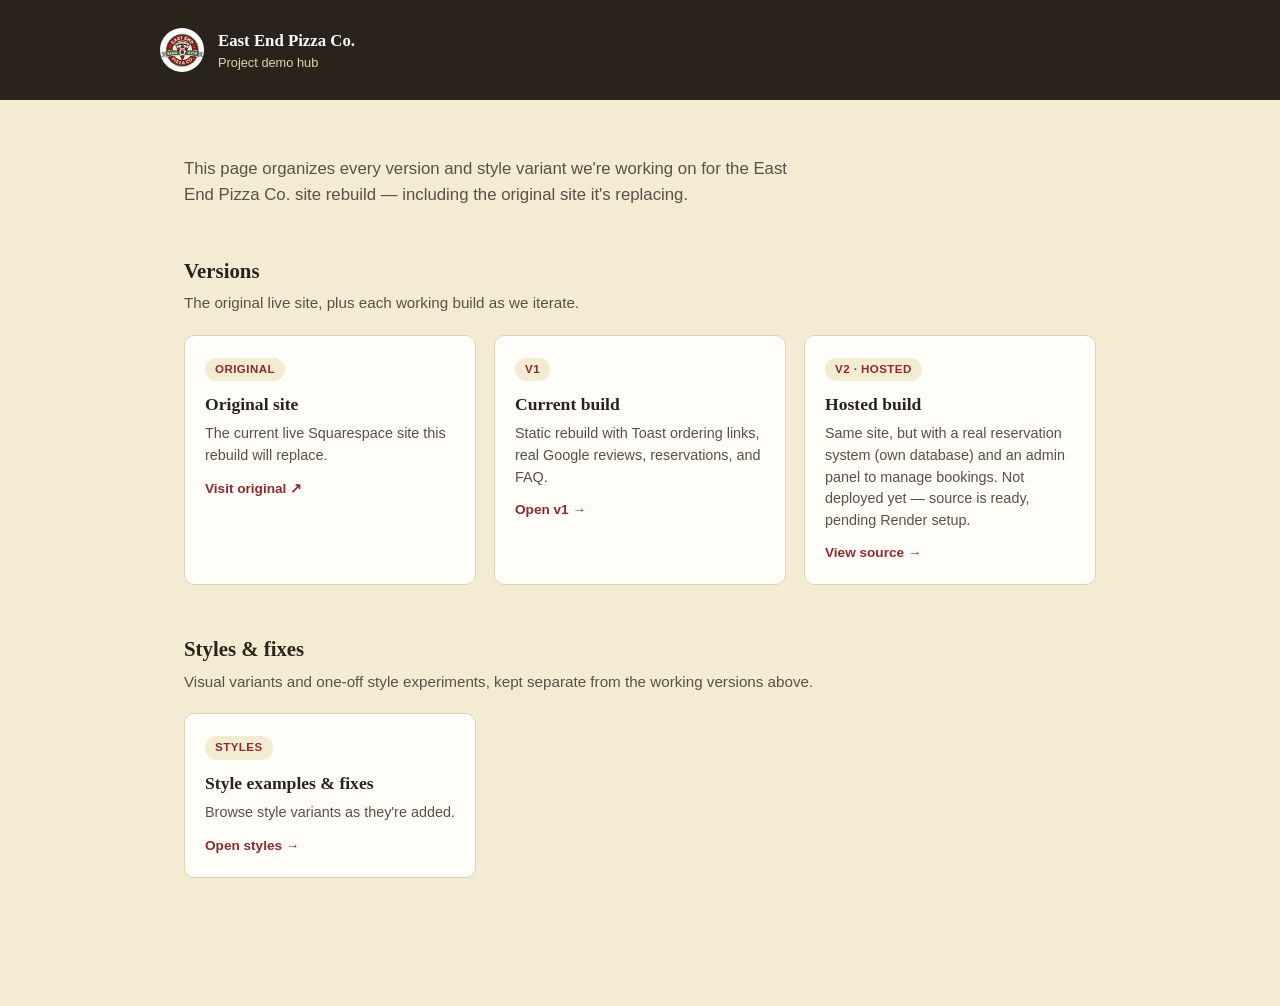
<file: index.html>
<!DOCTYPE html>
<html lang="en">
<head>
<meta charset="UTF-8">
<meta name="viewport" content="width=device-width, initial-scale=1.0">
<title>East End Pizza Co. — Project Demos</title>
<meta name="robots" content="noindex">
<link rel="stylesheet" href="css/hub.css">
</head>
<body>

<header class="hub-header">
  <div class="brand">
    <img src="v1/assets/img/logo.jpg" alt="East End Pizza Co.">
    <div class="brand-text">
      <strong>East End Pizza Co.</strong>
      <span>Project demo hub</span>
    </div>
  </div>
</header>

<main>
  <p class="intro">This page organizes every version and style variant we're working on for the East End Pizza Co. site rebuild — including the original site it's replacing.</p>

  <section class="hub-section">
    <h2>Versions</h2>
    <p class="section-note">The original live site, plus each working build as we iterate.</p>
    <div class="hub-grid">
      <a class="hub-card" href="https://kerrtxeastendpizzaco.com/" target="_blank" rel="noopener">
        <span class="tag">Original</span>
        <h3>Original site</h3>
        <p>The current live Squarespace site this rebuild will replace.</p>
        <span class="go">Visit original &#8599;</span>
      </a>
      <a class="hub-card" href="v1/">
        <span class="tag">v1</span>
        <h3>Current build</h3>
        <p>Static rebuild with Toast ordering links, real Google reviews, reservations, and FAQ.</p>
        <span class="go">Open v1 &rarr;</span>
      </a>
      <a class="hub-card" href="https://github.com/solidusbm/east-end-pizza-hosted" target="_blank" rel="noopener">
        <span class="tag">v2 &middot; hosted</span>
        <h3>Hosted build</h3>
        <p>Same site, but with a real reservation system (own database) and an admin panel to manage bookings. Not deployed yet &mdash; source is ready, pending Render setup.</p>
        <span class="go">View source &rarr;</span>
      </a>
    </div>
  </section>

  <section class="hub-section">
    <h2>Styles &amp; fixes</h2>
    <p class="section-note">Visual variants and one-off style experiments, kept separate from the working versions above.</p>
    <div class="hub-grid">
      <a class="hub-card" href="styles/">
        <span class="tag">Styles</span>
        <h3>Style examples &amp; fixes</h3>
        <p>Browse style variants as they're added.</p>
        <span class="go">Open styles &rarr;</span>
      </a>
    </div>
  </section>
</main>

</body>
</html>
</file>
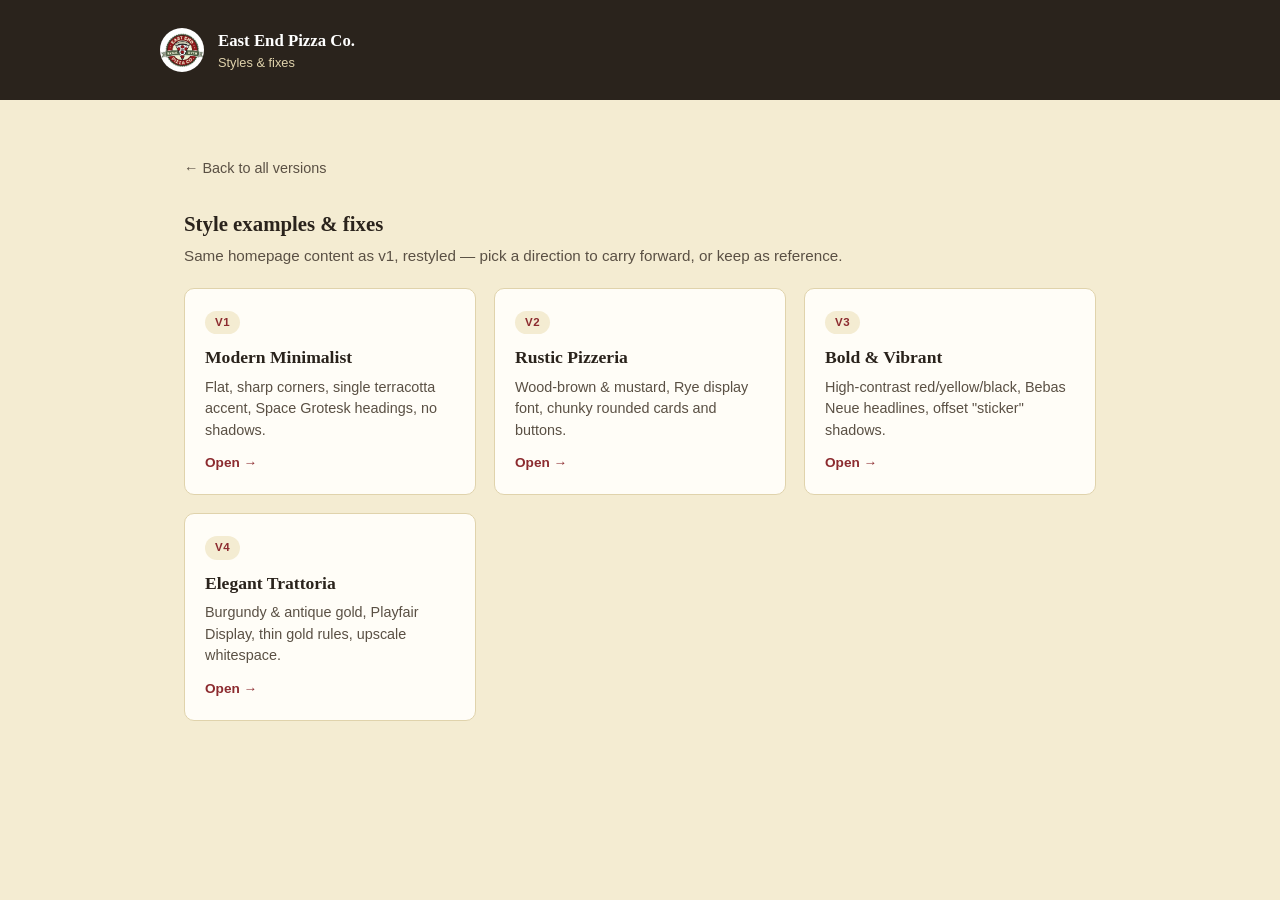
<file: styles/index.html>
<!DOCTYPE html>
<html lang="en">
<head>
<meta charset="UTF-8">
<meta name="viewport" content="width=device-width, initial-scale=1.0">
<title>East End Pizza Co. — Styles &amp; Fixes</title>
<meta name="robots" content="noindex, nofollow">
<link rel="stylesheet" href="../css/hub.css">
</head>
<body>

<header class="hub-header">
  <div class="brand">
    <img src="../v1/assets/img/logo.jpg" alt="East End Pizza Co.">
    <div class="brand-text">
      <strong>East End Pizza Co.</strong>
      <span>Styles &amp; fixes</span>
    </div>
  </div>
</header>

<main>
  <a class="back-link" href="../">&larr; Back to all versions</a>
  <section class="hub-section">
    <h2>Style examples &amp; fixes</h2>
    <p class="section-note">Same homepage content as v1, restyled — pick a direction to carry forward, or keep as reference.</p>
    <div class="hub-grid">
      <a class="hub-card" href="v1/">
        <span class="tag">v1</span>
        <h3>Modern Minimalist</h3>
        <p>Flat, sharp corners, single terracotta accent, Space Grotesk headings, no shadows.</p>
        <span class="go">Open &rarr;</span>
      </a>
      <a class="hub-card" href="v2/">
        <span class="tag">v2</span>
        <h3>Rustic Pizzeria</h3>
        <p>Wood-brown &amp; mustard, Rye display font, chunky rounded cards and buttons.</p>
        <span class="go">Open &rarr;</span>
      </a>
      <a class="hub-card" href="v3/">
        <span class="tag">v3</span>
        <h3>Bold &amp; Vibrant</h3>
        <p>High-contrast red/yellow/black, Bebas Neue headlines, offset "sticker" shadows.</p>
        <span class="go">Open &rarr;</span>
      </a>
      <a class="hub-card" href="v4/">
        <span class="tag">v4</span>
        <h3>Elegant Trattoria</h3>
        <p>Burgundy &amp; antique gold, Playfair Display, thin gold rules, upscale whitespace.</p>
        <span class="go">Open &rarr;</span>
      </a>
    </div>
  </section>
</main>

</body>
</html>
</file>
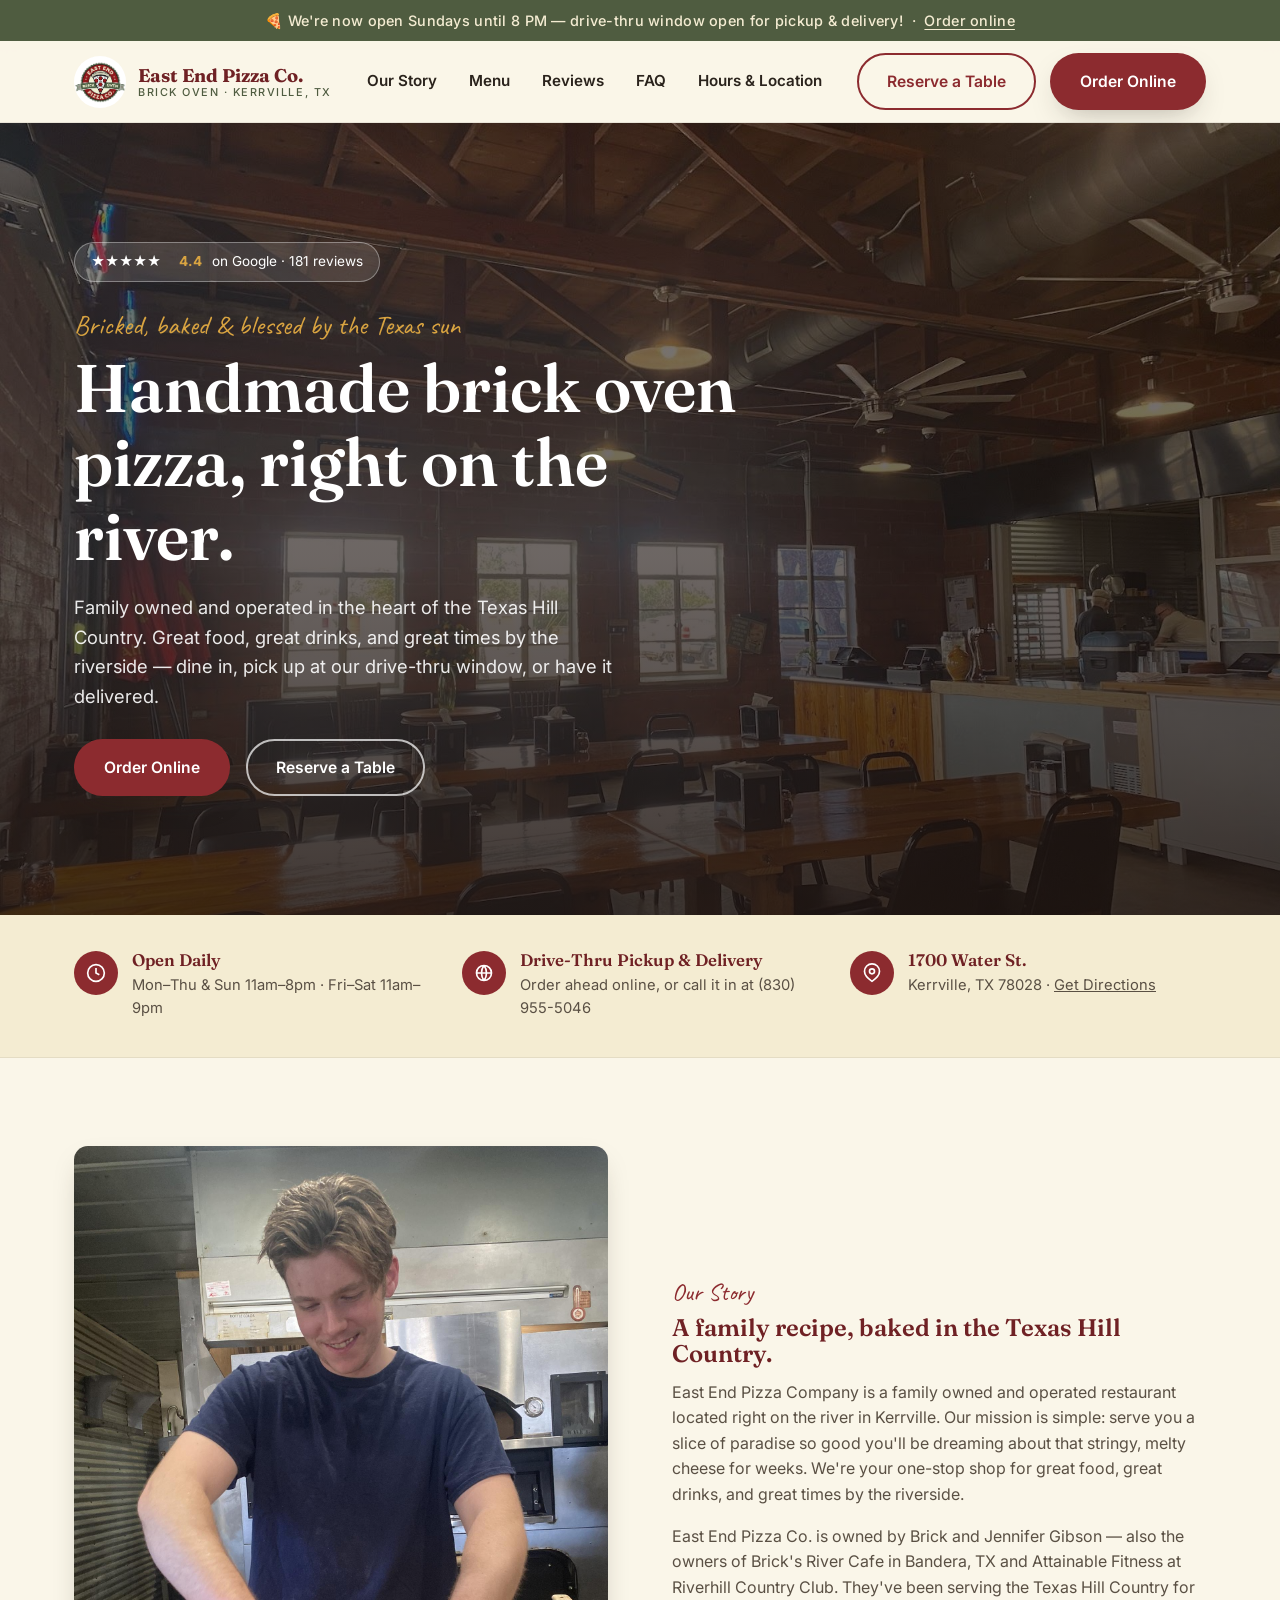
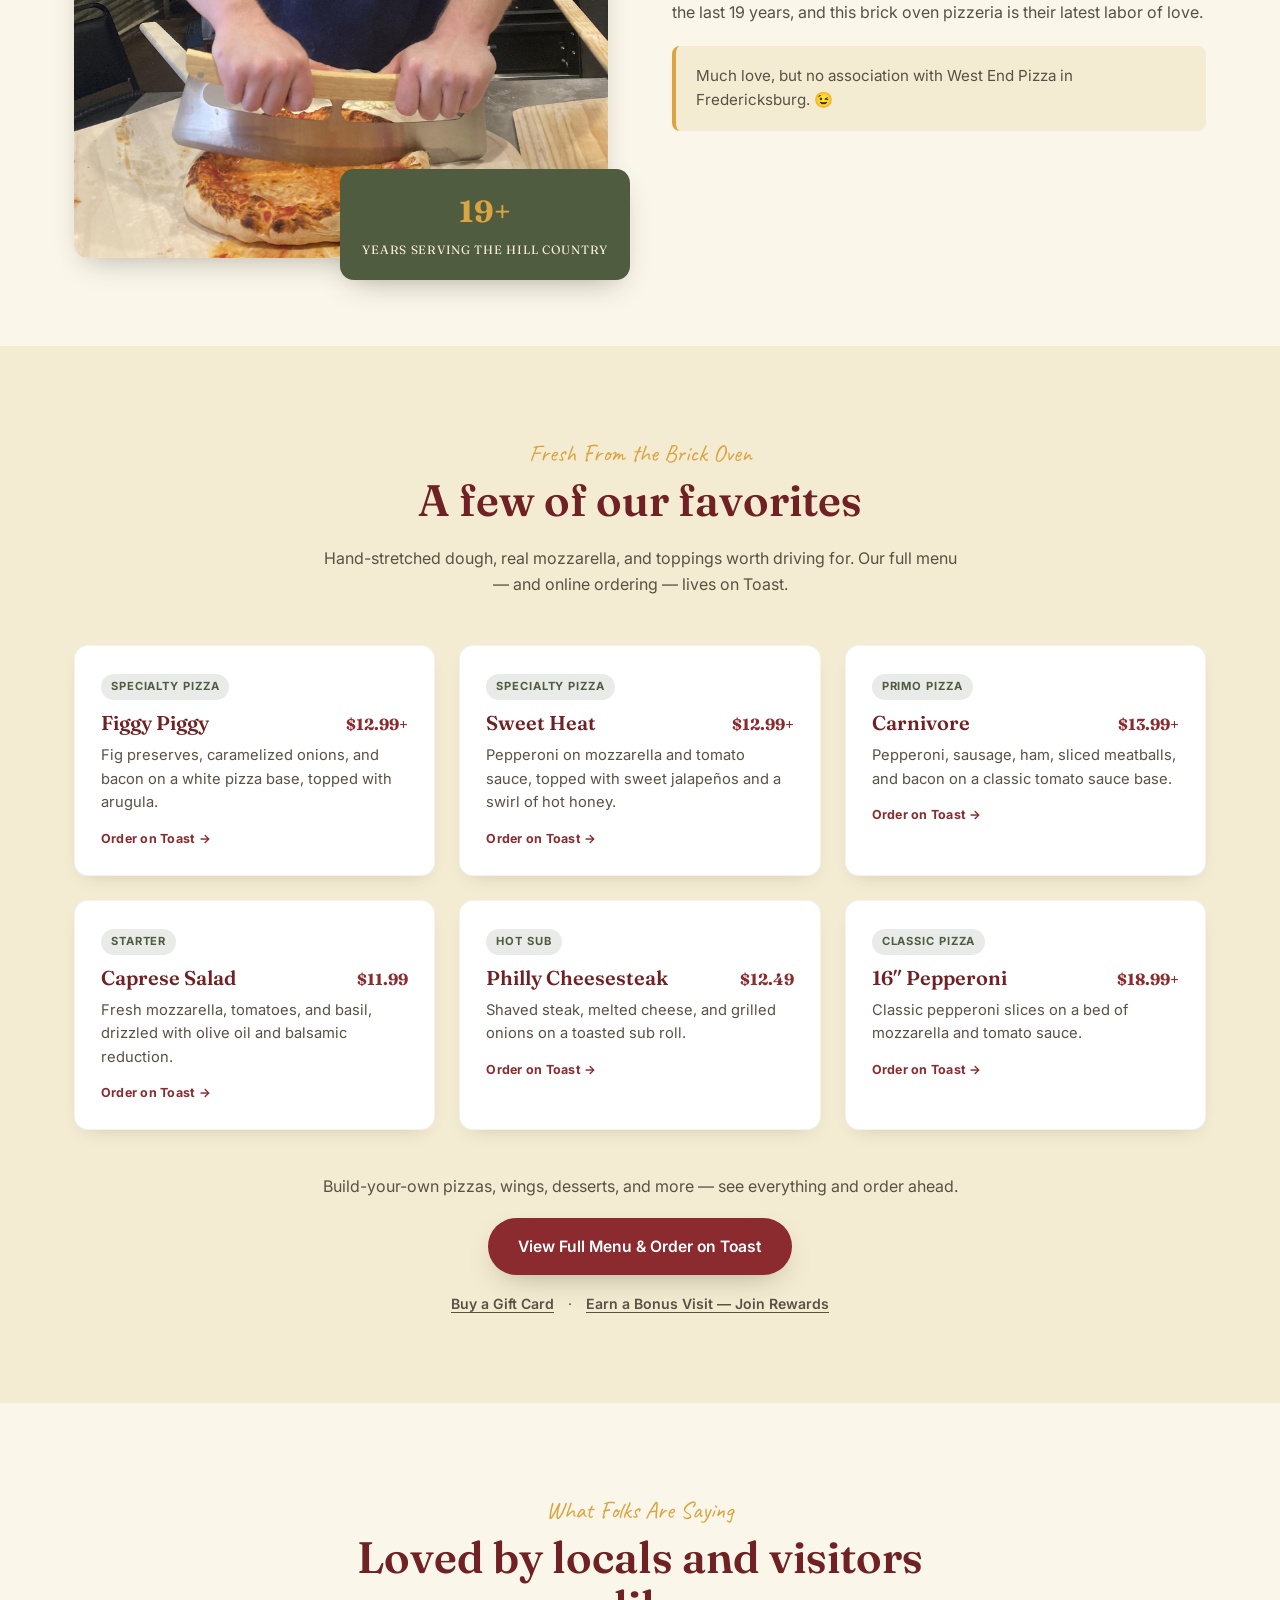
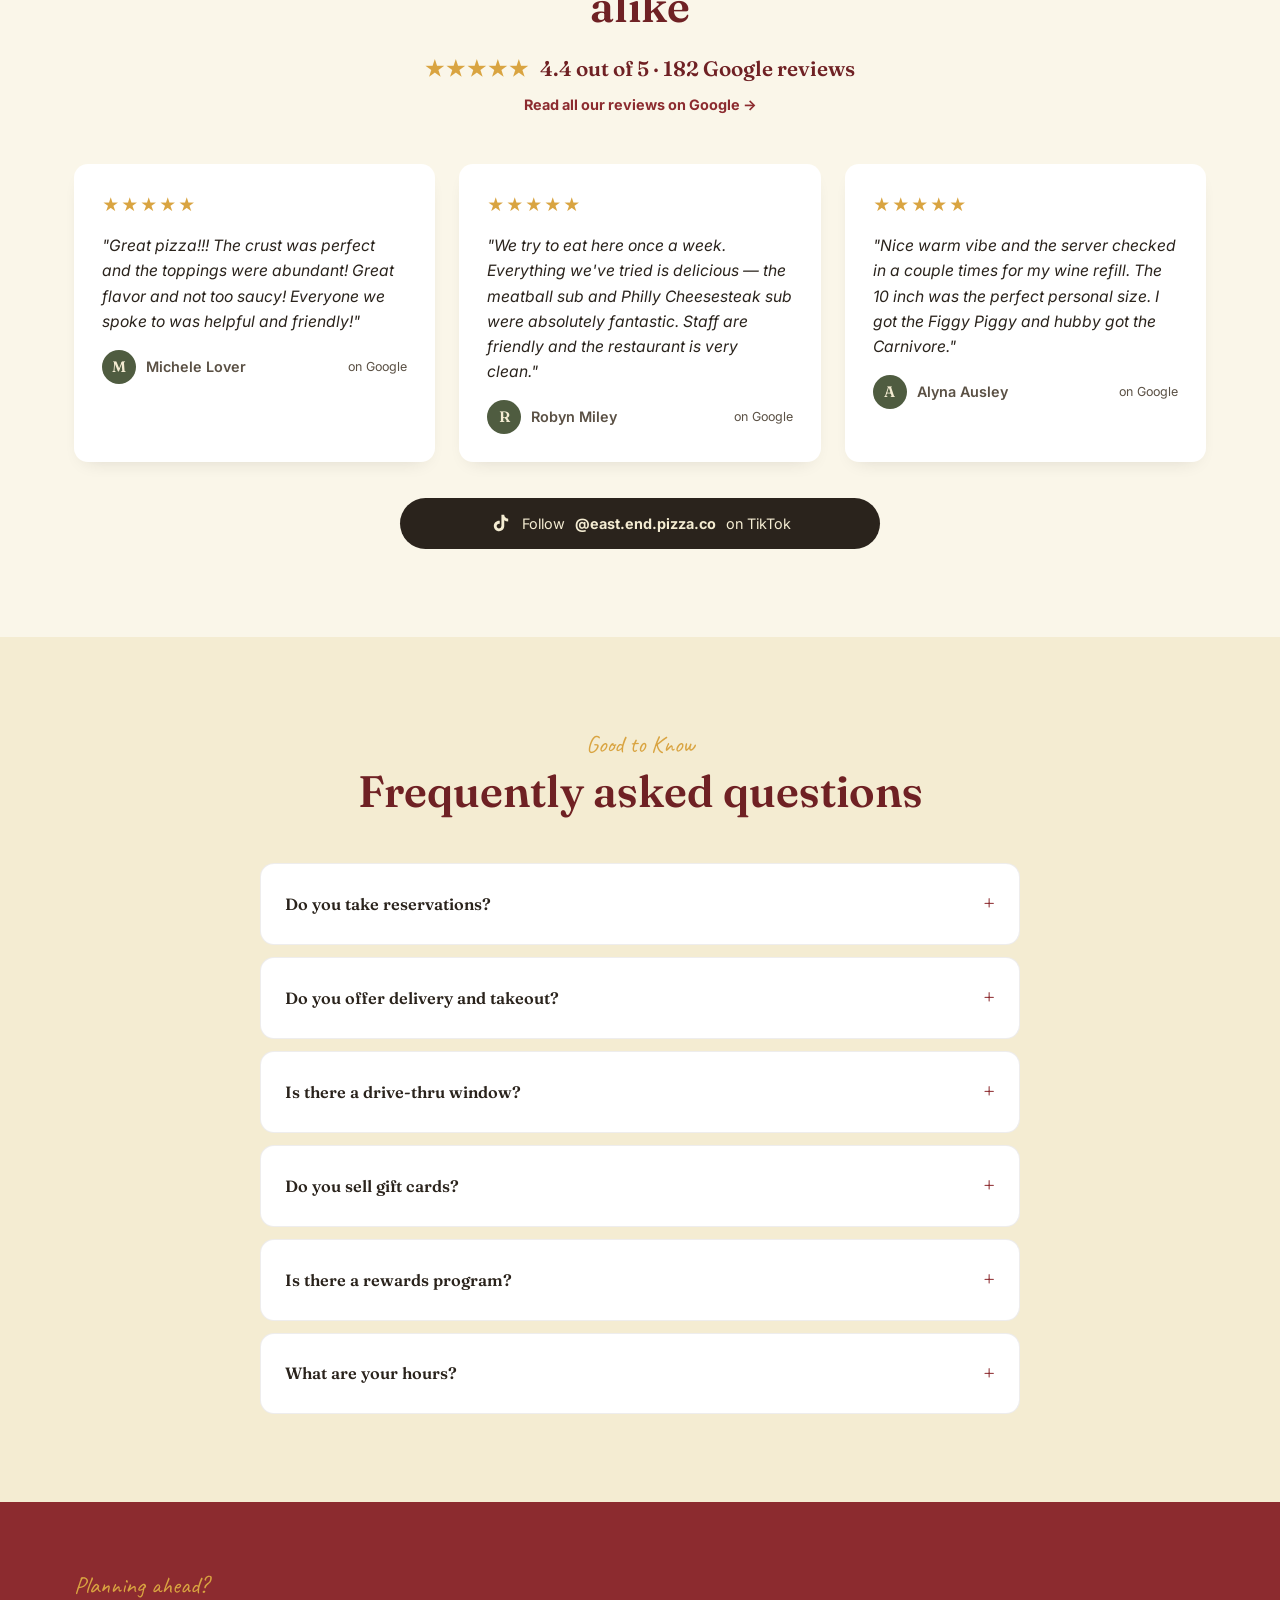
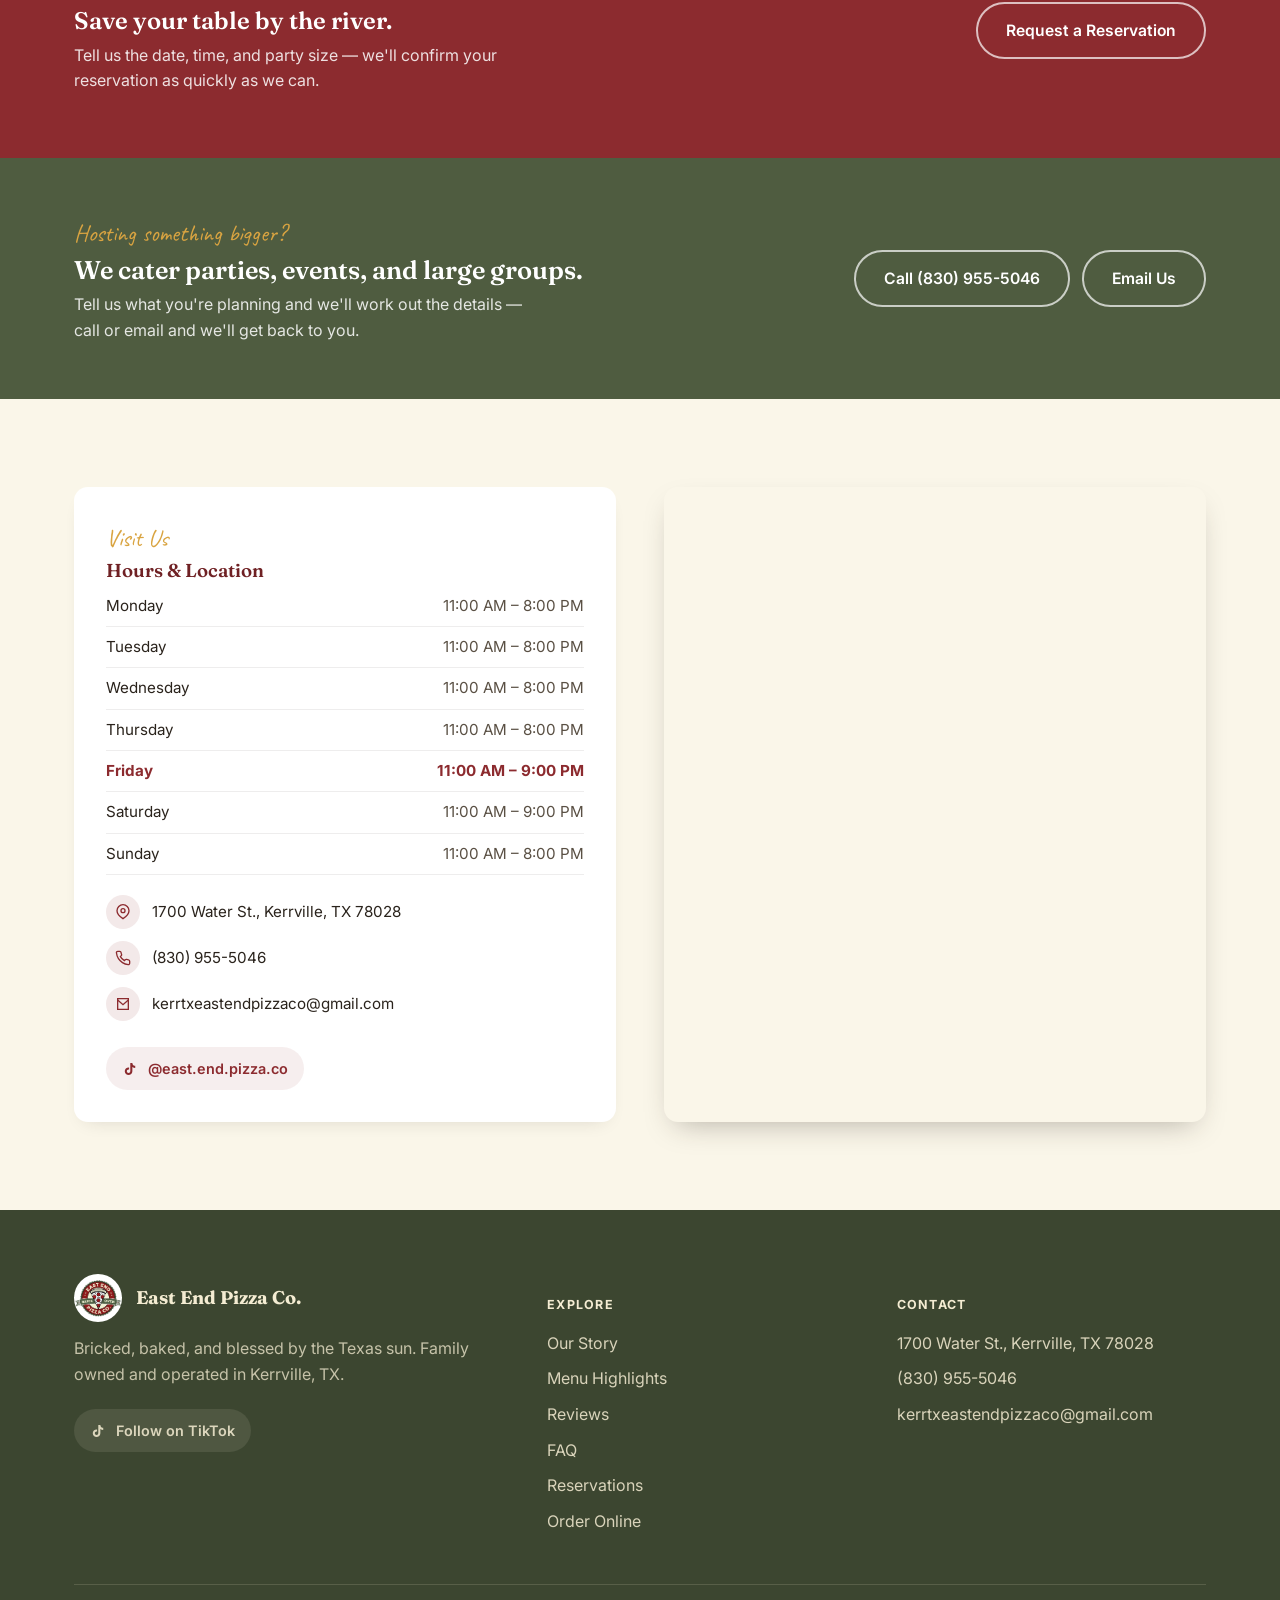
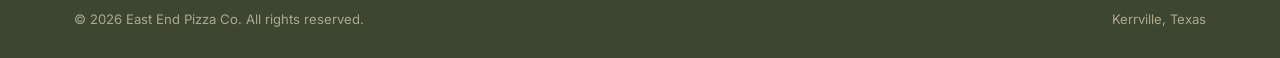
<file: v1/index.html>
<!DOCTYPE html>
<html lang="en">
<head>
<meta charset="UTF-8">
<meta name="viewport" content="width=device-width, initial-scale=1.0">
<title>East End Pizza Co. | Brick Oven Pizza in Kerrville, TX</title>
<meta name="description" content="Family-owned brick oven pizza on the river in Kerrville, TX. Order online, reserve a table, or swing by for pizza, subs, salads, and more. Open daily.">
<link rel="canonical" href="https://kerrtxeastendpizzaco.com/">

<meta property="og:type" content="restaurant">
<meta property="og:site_name" content="East End Pizza Co.">
<meta property="og:title" content="East End Pizza Co. | Brick Oven Pizza in Kerrville, TX">
<meta property="og:description" content="Family-owned brick oven pizza on the river in Kerrville, TX. Order online, reserve a table, or swing by for pizza, subs, salads, and more. Open daily.">
<meta property="og:url" content="https://kerrtxeastendpizzaco.com/">
<meta property="og:image" content="https://kerrtxeastendpizzaco.com/assets/img/dining-room.jpg">
<meta property="og:image:width" content="1600">
<meta property="og:image:height" content="1200">
<meta property="og:locale" content="en_US">
<meta name="twitter:card" content="summary_large_image">
<meta name="twitter:title" content="East End Pizza Co. | Brick Oven Pizza in Kerrville, TX">
<meta name="twitter:description" content="Family-owned brick oven pizza on the river in Kerrville, TX. Order online, reserve a table, or swing by for pizza, subs, salads, and more.">
<meta name="twitter:image" content="https://kerrtxeastendpizzaco.com/assets/img/dining-room.jpg">

<link rel="icon" type="image/png" sizes="32x32" href="assets/img/favicon-32.png">
<link rel="icon" type="image/png" sizes="16x16" href="assets/img/favicon-16.png">
<link rel="apple-touch-icon" sizes="180x180" href="assets/img/apple-touch-icon.png">
<link rel="manifest" href="site.webmanifest">
<meta name="theme-color" content="#8c2b2f">

<link rel="preconnect" href="https://fonts.googleapis.com">
<link rel="preconnect" href="https://fonts.gstatic.com" crossorigin>
<link href="https://fonts.googleapis.com/css2?family=Fraunces:ital,opsz,wght@0,9..144,400;0,9..144,500;0,9..144,600;0,9..144,700;1,9..144,500&family=Caveat:wght@500;600;700&family=Inter:wght@400;500;600;700&display=swap" rel="stylesheet">
<link rel="stylesheet" href="css/style.css">

<script type="application/ld+json">
{
  "@context": "https://schema.org",
  "@type": "Restaurant",
  "name": "East End Pizza Co.",
  "image": "https://kerrtxeastendpizzaco.com/assets/img/dining-room.jpg",
  "url": "https://kerrtxeastendpizzaco.com/",
  "telephone": "+1-830-955-5046",
  "priceRange": "$10-$20",
  "servesCuisine": ["Pizza", "Italian", "American"],
  "acceptsReservations": "True",
  "menu": "https://order.toasttab.com/online/east-end-pizza-company-1700-water-street",
  "address": {
    "@type": "PostalAddress",
    "streetAddress": "1700 Water St",
    "addressLocality": "Kerrville",
    "addressRegion": "TX",
    "postalCode": "78028",
    "addressCountry": "US"
  },
  "sameAs": [
    "https://www.tiktok.com/@east.end.pizza.co",
    "https://www.google.com/maps/place/East+End+Pizza+Co./@30.0358014,-99.1358318,17z/data=!3m1!4b1!4m6!3m5!1s0x865be300354092bf:0xbd9b4a4aaf1dc090!8m2!3d30.0358014!4d-99.1358318!16s%2Fg%2F11x2wx5tgn"
  ],
  "aggregateRating": {
    "@type": "AggregateRating",
    "ratingValue": "4.4",
    "reviewCount": "182"
  },
  "openingHoursSpecification": [
    { "@type": "OpeningHoursSpecification", "dayOfWeek": ["Monday","Tuesday","Wednesday","Thursday","Sunday"], "opens": "11:00", "closes": "20:00" },
    { "@type": "OpeningHoursSpecification", "dayOfWeek": ["Friday","Saturday"], "opens": "11:00", "closes": "21:00" }
  ]
}
</script>
</head>
<body>

<a class="skip-link" href="#main-content">Skip to content</a>

<div class="announce">
  🍕 We're now open Sundays until 8 PM — drive-thru window open for pickup &amp; delivery! &nbsp;·&nbsp;
  <a href="https://www.toasttab.com/east-end-pizza-company-1700-water-street" target="_blank" rel="noopener">Order online</a>
</div>

<header class="site-header">
  <div class="container">
    <a href="index.html" class="brand">
      <img src="assets/img/logo.jpg" alt="East End Pizza Co. logo">
      <span class="brand-text">East End Pizza Co.<span>Brick Oven &middot; Kerrville, TX</span></span>
    </a>

    <nav class="nav-links" id="navLinks">
      <a href="#about">Our Story</a>
      <a href="#menu">Menu</a>
      <a href="#reviews">Reviews</a>
      <a href="#faq">FAQ</a>
      <a href="#location">Hours &amp; Location</a>
      <a href="reservations.html" class="nav-reserve-mobile">Reserve a Table</a>
    </nav>

    <div class="nav-cta">
      <a href="reservations.html" class="btn btn-outline">Reserve a Table</a>
      <a href="https://www.toasttab.com/east-end-pizza-company-1700-water-street" target="_blank" rel="noopener" class="btn btn-primary">Order Online</a>
      <button class="nav-toggle" id="navToggle" aria-label="Toggle menu"><span></span><span></span><span></span></button>
    </div>
  </div>
</header>

<section class="hero" id="main-content">
  <img src="assets/img/dining-room.jpg" alt="Inside East End Pizza Co.'s brick-walled dining room in Kerrville, TX" class="hero-bg">
  <div class="container">
    <div class="hero-content">
      <span class="hero-badge">★★★★★ &nbsp;<strong>4.4</strong> on Google &middot; 181 reviews</span>
      <span class="eyebrow">Bricked, baked &amp; blessed by the Texas sun</span>
      <h1>Handmade brick oven pizza, right on the river.</h1>
      <p class="lead">Family owned and operated in the heart of the Texas Hill Country. Great food, great drinks, and great times by the riverside — dine in, pick up at our drive-thru window, or have it delivered.</p>
      <div class="hero-actions">
        <a href="https://www.toasttab.com/east-end-pizza-company-1700-water-street" target="_blank" rel="noopener" class="btn btn-primary">Order Online</a>
        <a href="reservations.html" class="btn btn-secondary">Reserve a Table</a>
      </div>
    </div>
  </div>
</section>

<section class="info-strip">
  <div class="container">
    <div class="info-item">
      <div class="icon">
        <svg width="20" height="20" viewBox="0 0 24 24" fill="none" stroke="currentColor" stroke-width="2"><circle cx="12" cy="12" r="10"/><path d="M12 6v6l4 2"/></svg>
      </div>
      <div>
        <h4>Open Daily</h4>
        <p>Mon&ndash;Thu &amp; Sun 11am&ndash;8pm &middot; Fri&ndash;Sat 11am&ndash;9pm</p>
      </div>
    </div>
    <div class="info-item">
      <div class="icon">
        <svg width="20" height="20" viewBox="0 0 24 24" fill="none" stroke="currentColor" stroke-width="2"><path d="M3 12h18M3 12a9 9 0 0 1 9-9m-9 9a9 9 0 0 0 9 9m0-18a9 9 0 0 1 9 9m-9-9c2 2.5 3 5.5 3 9s-1 6.5-3 9m0-18c-2 2.5-3 5.5-3 9s1 6.5 3 9m9-9a9 9 0 0 1-9 9"/></svg>
      </div>
      <div>
        <h4>Drive-Thru Pickup &amp; Delivery</h4>
        <p>Order ahead online, or call it in at (830) 955-5046</p>
      </div>
    </div>
    <div class="info-item">
      <div class="icon">
        <svg width="20" height="20" viewBox="0 0 24 24" fill="none" stroke="currentColor" stroke-width="2"><path d="M21 10c0 6-9 12-9 12s-9-6-9-12a9 9 0 0 1 18 0Z"/><circle cx="12" cy="10" r="3"/></svg>
      </div>
      <div>
        <h4>1700 Water St.</h4>
        <p>Kerrville, TX 78028 &middot; <a href="https://maps.google.com/?q=1700+Water+St+Kerrville+TX+78028" target="_blank" rel="noopener" style="text-decoration:underline;">Get Directions</a></p>
      </div>
    </div>
  </div>
</section>

<section class="section" id="about">
  <div class="container about-grid">
    <div class="about-img">
      <img src="assets/img/hero-making-pizza.jpg" alt="Nick stretching pizza dough in the East End Pizza Co. kitchen">
      <div class="stat-pill">
        <strong>19+</strong>
        <span>Years serving the Hill Country</span>
      </div>
    </div>
    <div class="about-copy">
      <span class="eyebrow">Our Story</span>
      <h2>A family recipe, baked in the Texas Hill Country.</h2>
      <p>East End Pizza Company is a family owned and operated restaurant located right on the river in Kerrville. Our mission is simple: serve you a slice of paradise so good you'll be dreaming about that stringy, melty cheese for weeks. We're your one-stop shop for great food, great drinks, and great times by the riverside.</p>
      <p>East End Pizza Co. is owned by Brick and Jennifer Gibson &mdash; also the owners of Brick's River Cafe in Bandera, TX and Attainable Fitness at Riverhill Country Club. They've been serving the Texas Hill Country for the last 19 years, and this brick oven pizzeria is their latest labor of love.</p>
      <div class="owners-note">
        <p>Much love, but no association with West End Pizza in Fredericksburg. 😉</p>
      </div>
    </div>
  </div>
</section>

<section class="section section-alt" id="menu">
  <div class="container">
    <div class="section-head">
      <span class="eyebrow">Fresh From the Brick Oven</span>
      <h2>A few of our favorites</h2>
      <p>Hand-stretched dough, real mozzarella, and toppings worth driving for. Our full menu &mdash; and online ordering &mdash; lives on Toast.</p>
    </div>
    <div class="menu-grid">
      <a class="menu-card" href="https://order.toasttab.com/online/east-end-pizza-company-1700-water-street/item-10-figgy-piggy_14092c29-8c30-4fb9-a6a2-592cbfaf8eb7" target="_blank" rel="noopener">
        <span class="tag">Specialty Pizza</span>
        <h3>Figgy Piggy <span class="price">$12.99+</span></h3>
        <p>Fig preserves, caramelized onions, and bacon on a white pizza base, topped with arugula.</p>
        <span class="menu-card-cta">Order on Toast &rarr;</span>
      </a>
      <a class="menu-card" href="https://order.toasttab.com/online/east-end-pizza-company-1700-water-street/item-10-sweet-heat_9bbf4bf7-4448-42c5-a772-d6be62d76e09" target="_blank" rel="noopener">
        <span class="tag">Specialty Pizza</span>
        <h3>Sweet Heat <span class="price">$12.99+</span></h3>
        <p>Pepperoni on mozzarella and tomato sauce, topped with sweet jalape&ntilde;os and a swirl of hot honey.</p>
        <span class="menu-card-cta">Order on Toast &rarr;</span>
      </a>
      <a class="menu-card" href="https://order.toasttab.com/online/east-end-pizza-company-1700-water-street/item-10-carnivore_46246bfa-39f4-4d15-9556-3160338b0d3c" target="_blank" rel="noopener">
        <span class="tag">Primo Pizza</span>
        <h3>Carnivore <span class="price">$13.99+</span></h3>
        <p>Pepperoni, sausage, ham, sliced meatballs, and bacon on a classic tomato sauce base.</p>
        <span class="menu-card-cta">Order on Toast &rarr;</span>
      </a>
      <a class="menu-card" href="https://order.toasttab.com/online/east-end-pizza-company-1700-water-street/item-caprese-salad_1fb44582-e6c9-4b35-b056-e13f43b9a921" target="_blank" rel="noopener">
        <span class="tag">Starter</span>
        <h3>Caprese Salad <span class="price">$11.99</span></h3>
        <p>Fresh mozzarella, tomatoes, and basil, drizzled with olive oil and balsamic reduction.</p>
        <span class="menu-card-cta">Order on Toast &rarr;</span>
      </a>
      <a class="menu-card" href="https://order.toasttab.com/online/east-end-pizza-company-1700-water-street/item-philly-cheesesteak-sub_c4c1aa56-3fab-4fde-94e8-caacc25a4aff" target="_blank" rel="noopener">
        <span class="tag">Hot Sub</span>
        <h3>Philly Cheesesteak <span class="price">$12.49</span></h3>
        <p>Shaved steak, melted cheese, and grilled onions on a toasted sub roll.</p>
        <span class="menu-card-cta">Order on Toast &rarr;</span>
      </a>
      <a class="menu-card" href="https://order.toasttab.com/online/east-end-pizza-company-1700-water-street/item-16-pepperoni_ae81aefb-e369-4e56-ba70-1b6cc808be98" target="_blank" rel="noopener">
        <span class="tag">Classic Pizza</span>
        <h3>16&Prime; Pepperoni <span class="price">$18.99+</span></h3>
        <p>Classic pepperoni slices on a bed of mozzarella and tomato sauce.</p>
        <span class="menu-card-cta">Order on Toast &rarr;</span>
      </a>
    </div>
    <div class="menu-cta">
      <p>Build-your-own pizzas, wings, desserts, and more &mdash; see everything and order ahead.</p>
      <a href="https://www.toasttab.com/east-end-pizza-company-1700-water-street" target="_blank" rel="noopener" class="btn btn-primary">View Full Menu &amp; Order on Toast</a>
      <div class="menu-extras">
        <a href="https://www.toasttab.com/east-end-pizza-company-1700-water-street/giftcards" target="_blank" rel="noopener">Buy a Gift Card</a>
        <span class="menu-extras-divider">&middot;</span>
        <a href="https://order.toasttab.com/online/east-end-pizza-company-1700-water-street" target="_blank" rel="noopener">Earn a Bonus Visit &mdash; Join Rewards</a>
      </div>
    </div>
  </div>
</section>

<section class="section" id="reviews">
  <div class="container">
    <div class="section-head">
      <span class="eyebrow">What Folks Are Saying</span>
      <h2>Loved by locals and visitors alike</h2>
      <div class="rating-summary">
        <span class="stars">★★★★★</span> 4.4 out of 5 &middot; 182 Google reviews
      </div>
      <a class="reviews-link" href="https://www.google.com/maps/place/East+End+Pizza+Co./@30.0358014,-99.1358318,17z/data=!3m1!4b1!4m6!3m5!1s0x865be300354092bf:0xbd9b4a4aaf1dc090!8m2!3d30.0358014!4d-99.1358318!16s%2Fg%2F11x2wx5tgn" target="_blank" rel="noopener">Read all our reviews on Google &rarr;</a>
    </div>
    <div class="testimonial-grid">
      <a class="testimonial-card" href="https://www.google.com/maps/place/East+End+Pizza+Co./@30.0358014,-99.1358318,17z/data=!3m1!4b1!4m6!3m5!1s0x865be300354092bf:0xbd9b4a4aaf1dc090!8m2!3d30.0358014!4d-99.1358318!16s%2Fg%2F11x2wx5tgn" target="_blank" rel="noopener">
        <span class="stars">★★★★★</span>
        <p class="quote">"Great pizza!!! The crust was perfect and the toppings were abundant! Great flavor and not too saucy! Everyone we spoke to was helpful and friendly!"</p>
        <div class="author"><span class="avatar">M</span> Michele Lover <span class="review-src">on Google</span></div>
      </a>
      <a class="testimonial-card" href="https://www.google.com/maps/place/East+End+Pizza+Co./@30.0358014,-99.1358318,17z/data=!3m1!4b1!4m6!3m5!1s0x865be300354092bf:0xbd9b4a4aaf1dc090!8m2!3d30.0358014!4d-99.1358318!16s%2Fg%2F11x2wx5tgn" target="_blank" rel="noopener">
        <span class="stars">★★★★★</span>
        <p class="quote">"We try to eat here once a week. Everything we've tried is delicious &mdash; the meatball sub and Philly Cheesesteak sub were absolutely fantastic. Staff are friendly and the restaurant is very clean."</p>
        <div class="author"><span class="avatar">R</span> Robyn Miley <span class="review-src">on Google</span></div>
      </a>
      <a class="testimonial-card" href="https://www.google.com/maps/place/East+End+Pizza+Co./@30.0358014,-99.1358318,17z/data=!3m1!4b1!4m6!3m5!1s0x865be300354092bf:0xbd9b4a4aaf1dc090!8m2!3d30.0358014!4d-99.1358318!16s%2Fg%2F11x2wx5tgn" target="_blank" rel="noopener">
        <span class="stars">★★★★★</span>
        <p class="quote">"Nice warm vibe and the server checked in a couple times for my wine refill. The 10 inch was the perfect personal size. I got the Figgy Piggy and hubby got the Carnivore."</p>
        <div class="author"><span class="avatar">A</span> Alyna Ausley <span class="review-src">on Google</span></div>
      </a>
    </div>
    <a class="tiktok-callout" href="https://www.tiktok.com/@east.end.pizza.co" target="_blank" rel="noopener">
      <svg width="22" height="22" viewBox="0 0 24 24" fill="currentColor"><path d="M16.6 5.82s.51.5 0 0A4.278 4.278 0 0 1 15.54 3h-3.09v12.4a2.592 2.592 0 0 1-2.59 2.5c-1.42 0-2.6-1.16-2.6-2.6 0-1.72 1.66-3.01 3.37-2.48V9.66c-3.45-.46-6.47 2.22-6.47 5.64 0 3.33 2.76 5.7 5.69 5.7 3.14 0 5.69-2.55 5.69-5.7V9.01a7.35 7.35 0 0 0 4.3 1.38V7.3s-1.88.09-3.24-1.48Z"/></svg>
      Follow <strong>@east.end.pizza.co</strong> on TikTok
    </a>
  </div>
</section>

<section class="section section-alt" id="faq">
  <div class="container">
    <div class="section-head">
      <span class="eyebrow">Good to Know</span>
      <h2>Frequently asked questions</h2>
    </div>
    <div class="faq-list">
      <details class="faq-item">
        <summary>Do you take reservations?</summary>
        <p>Yes &mdash; <a href="reservations.html">request a table online</a> and we'll confirm by phone or email. For same-day requests or parties of 8 or more, please call us directly at <a href="tel:+18309555046">(830) 955-5046</a>.</p>
      </details>
      <details class="faq-item">
        <summary>Do you offer delivery and takeout?</summary>
        <p>Yes &mdash; dine-in, drive-thru pickup, and delivery are all available. <a href="https://www.toasttab.com/east-end-pizza-company-1700-water-street" target="_blank" rel="noopener">Order online through Toast</a>, or you can schedule an order ahead for later.</p>
      </details>
      <details class="faq-item">
        <summary>Is there a drive-thru window?</summary>
        <p>Yes, our drive-thru window is open for pickup and delivery orders during regular hours.</p>
      </details>
      <details class="faq-item">
        <summary>Do you sell gift cards?</summary>
        <p>Yes &mdash; <a href="https://www.toasttab.com/east-end-pizza-company-1700-water-street/giftcards" target="_blank" rel="noopener">gift cards are available here</a>, delivered digitally.</p>
      </details>
      <details class="faq-item">
        <summary>Is there a rewards program?</summary>
        <p>Yes &mdash; sign up when you order online and earn a bonus visit just for joining, plus rewards toward future visits.</p>
      </details>
      <details class="faq-item">
        <summary>What are your hours?</summary>
        <p>Monday &ndash; Thursday and Sunday, 11am &ndash; 8pm. Friday &ndash; Saturday, 11am &ndash; 9pm. See the <a href="#location">full hours &amp; location</a> below.</p>
      </details>
    </div>
  </div>
</section>

<section class="reserve-band">
  <div class="container">
    <div>
      <span class="eyebrow">Planning ahead?</span>
      <h2>Save your table by the river.</h2>
      <p>Tell us the date, time, and party size — we'll confirm your reservation as quickly as we can.</p>
    </div>
    <a href="reservations.html" class="btn btn-secondary">Request a Reservation</a>
  </div>
</section>

<section class="catering-band">
  <div class="container">
    <div>
      <span class="eyebrow">Hosting something bigger?</span>
      <h2>We cater parties, events, and large groups.</h2>
      <p>Tell us what you're planning and we'll work out the details — call or email and we'll get back to you.</p>
    </div>
    <div class="catering-actions">
      <a href="tel:+18309555046" class="btn btn-secondary">Call (830) 955-5046</a>
      <a href="mailto:kerrtxeastendpizzaco@gmail.com?subject=Catering%20Inquiry" class="btn btn-secondary">Email Us</a>
    </div>
  </div>
</section>

<section class="section" id="location">
  <div class="container location-grid">
    <div class="location-card">
      <span class="eyebrow">Visit Us</span>
      <h3>Hours &amp; Location</h3>
      <table class="hours-table" id="hoursTable">
        <tr data-day="1"><td>Monday</td><td>11:00 AM &ndash; 8:00 PM</td></tr>
        <tr data-day="2"><td>Tuesday</td><td>11:00 AM &ndash; 8:00 PM</td></tr>
        <tr data-day="3"><td>Wednesday</td><td>11:00 AM &ndash; 8:00 PM</td></tr>
        <tr data-day="4"><td>Thursday</td><td>11:00 AM &ndash; 8:00 PM</td></tr>
        <tr data-day="5"><td>Friday</td><td>11:00 AM &ndash; 9:00 PM</td></tr>
        <tr data-day="6"><td>Saturday</td><td>11:00 AM &ndash; 9:00 PM</td></tr>
        <tr data-day="0"><td>Sunday</td><td>11:00 AM &ndash; 8:00 PM</td></tr>
      </table>

      <ul class="contact-list">
        <li>
          <span class="icon">
            <svg width="16" height="16" viewBox="0 0 24 24" fill="none" stroke="currentColor" stroke-width="2"><path d="M21 10c0 6-9 12-9 12s-9-6-9-12a9 9 0 0 1 18 0Z"/><circle cx="12" cy="10" r="3"/></svg>
          </span>
          1700 Water St., Kerrville, TX 78028
        </li>
        <li>
          <span class="icon">
            <svg width="16" height="16" viewBox="0 0 24 24" fill="none" stroke="currentColor" stroke-width="2"><path d="M22 16.92v3a2 2 0 0 1-2.18 2 19.79 19.79 0 0 1-8.63-3.07 19.5 19.5 0 0 1-6-6 19.79 19.79 0 0 1-3.07-8.67A2 2 0 0 1 4.11 2h3a2 2 0 0 1 2 1.72c.127.96.362 1.903.7 2.81a2 2 0 0 1-.45 2.11L8.09 9.91a16 16 0 0 0 6 6l1.27-1.27a2 2 0 0 1 2.11-.45c.907.338 1.85.573 2.81.7A2 2 0 0 1 22 16.92Z"/></svg>
          </span>
          <a href="tel:+18309555046">(830) 955-5046</a>
        </li>
        <li>
          <span class="icon">
            <svg width="16" height="16" viewBox="0 0 24 24" fill="none" stroke="currentColor" stroke-width="2"><path d="M4 4h16v16H4z"/><path d="m4 6 8 7 8-7"/></svg>
          </span>
          <a href="mailto:kerrtxeastendpizzaco@gmail.com">kerrtxeastendpizzaco@gmail.com</a>
        </li>
      </ul>

      <a href="https://www.tiktok.com/@east.end.pizza.co" target="_blank" rel="noopener" class="footer-social" style="background:rgba(140,43,47,0.08); color:var(--red);">
        <svg width="16" height="16" viewBox="0 0 24 24" fill="currentColor"><path d="M16.6 5.82s.51.5 0 0A4.278 4.278 0 0 1 15.54 3h-3.09v12.4a2.592 2.592 0 0 1-2.59 2.5c-1.42 0-2.6-1.16-2.6-2.6 0-1.72 1.66-3.01 3.37-2.48V9.66c-3.45-.46-6.47 2.22-6.47 5.64 0 3.33 2.76 5.7 5.69 5.7 3.14 0 5.69-2.55 5.69-5.7V9.01a7.35 7.35 0 0 0 4.3 1.38V7.3s-1.88.09-3.24-1.48Z"/></svg>
        @east.end.pizza.co
      </a>
    </div>

    <div class="map-wrap">
      <iframe
        src="https://www.google.com/maps?q=East+End+Pizza+Co,+1700+Water+St,+Kerrville,+TX+78028&output=embed"
        allowfullscreen="" loading="lazy" referrerpolicy="no-referrer-when-downgrade"
        title="Map to East End Pizza Co."></iframe>
    </div>
  </div>
</section>

<footer class="site-footer">
  <div class="container">
    <div class="footer-grid">
      <div>
        <div class="footer-brand">
          <img src="assets/img/logo.jpg" alt="East End Pizza Co. logo">
          <span>East End Pizza Co.</span>
        </div>
        <p>Bricked, baked, and blessed by the Texas sun. Family owned and operated in Kerrville, TX.</p>
        <a href="https://www.tiktok.com/@east.end.pizza.co" target="_blank" rel="noopener" class="footer-social">
          <svg width="16" height="16" viewBox="0 0 24 24" fill="currentColor"><path d="M16.6 5.82s.51.5 0 0A4.278 4.278 0 0 1 15.54 3h-3.09v12.4a2.592 2.592 0 0 1-2.59 2.5c-1.42 0-2.6-1.16-2.6-2.6 0-1.72 1.66-3.01 3.37-2.48V9.66c-3.45-.46-6.47 2.22-6.47 5.64 0 3.33 2.76 5.7 5.69 5.7 3.14 0 5.69-2.55 5.69-5.7V9.01a7.35 7.35 0 0 0 4.3 1.38V7.3s-1.88.09-3.24-1.48Z"/></svg>
          Follow on TikTok
        </a>
      </div>
      <div>
        <h5>Explore</h5>
        <ul class="footer-links">
          <li><a href="#about">Our Story</a></li>
          <li><a href="#menu">Menu Highlights</a></li>
          <li><a href="#reviews">Reviews</a></li>
          <li><a href="#faq">FAQ</a></li>
          <li><a href="reservations.html">Reservations</a></li>
          <li><a href="https://www.toasttab.com/east-end-pizza-company-1700-water-street" target="_blank" rel="noopener">Order Online</a></li>
        </ul>
      </div>
      <div>
        <h5>Contact</h5>
        <ul class="footer-links">
          <li>1700 Water St., Kerrville, TX 78028</li>
          <li><a href="tel:+18309555046">(830) 955-5046</a></li>
          <li><a href="mailto:kerrtxeastendpizzaco@gmail.com">kerrtxeastendpizzaco@gmail.com</a></li>
        </ul>
      </div>
    </div>
    <div class="footer-bottom">
      <span>&copy; <span id="year"></span> East End Pizza Co. All rights reserved.</span>
      <span>Kerrville, Texas</span>
    </div>
  </div>
</footer>

<div class="mobile-order-bar">
  <a href="reservations.html" class="btn btn-outline">Reserve</a>
  <a href="https://www.toasttab.com/east-end-pizza-company-1700-water-street" target="_blank" rel="noopener" class="btn btn-primary">Order Online</a>
</div>

<script src="js/main.js"></script>
</body>
</html>
</file>
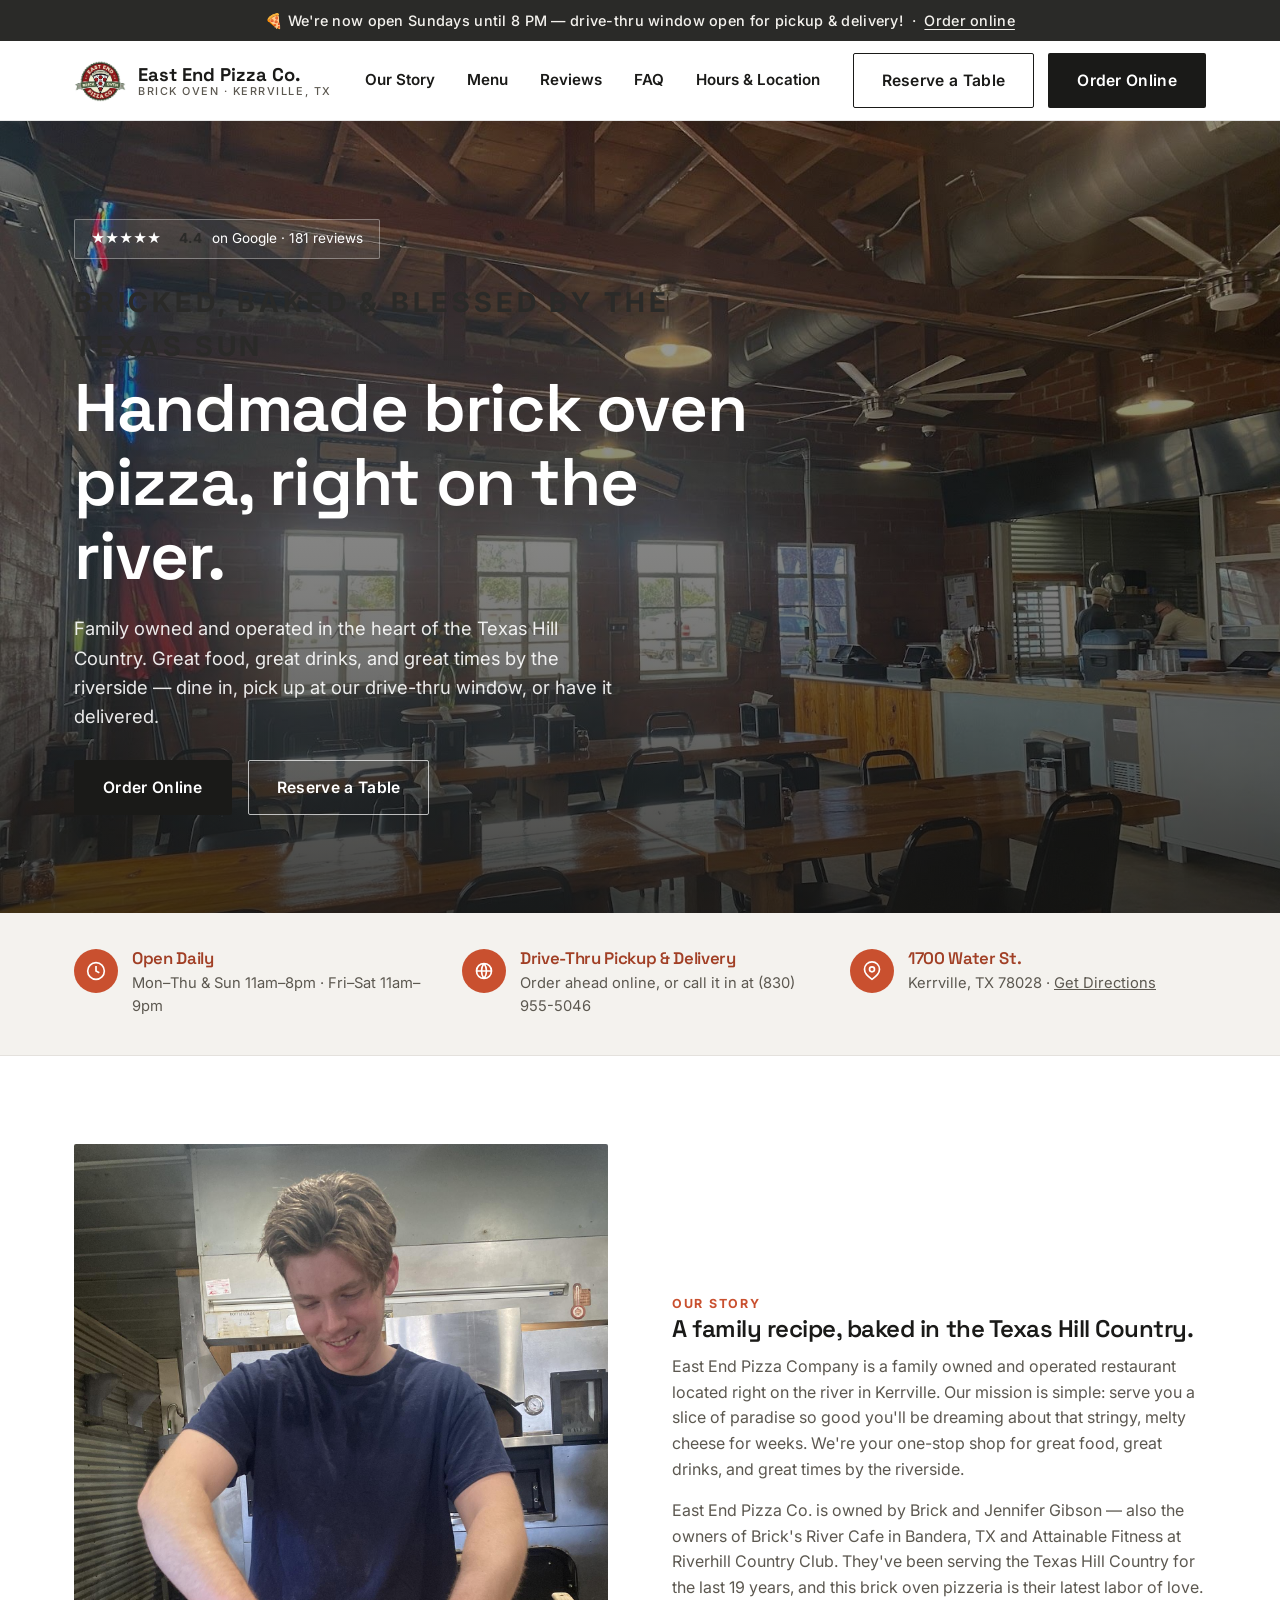
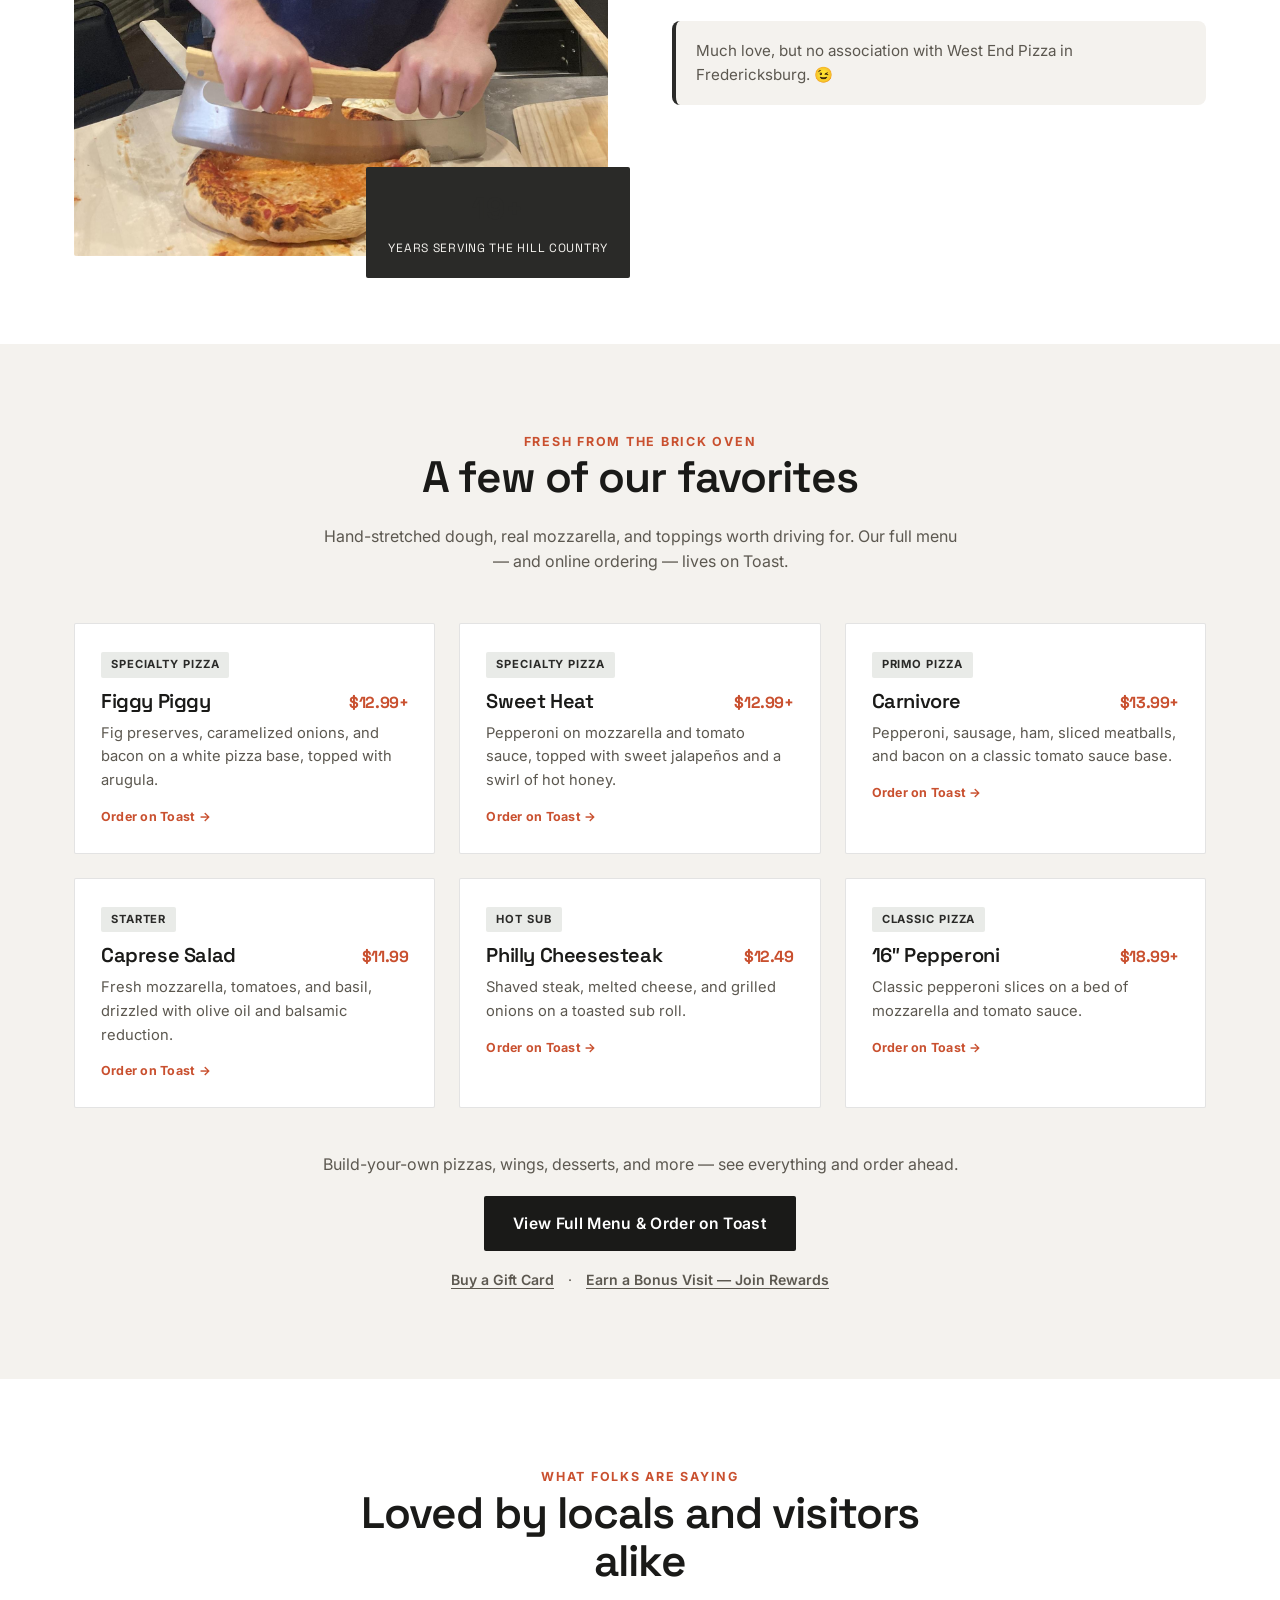
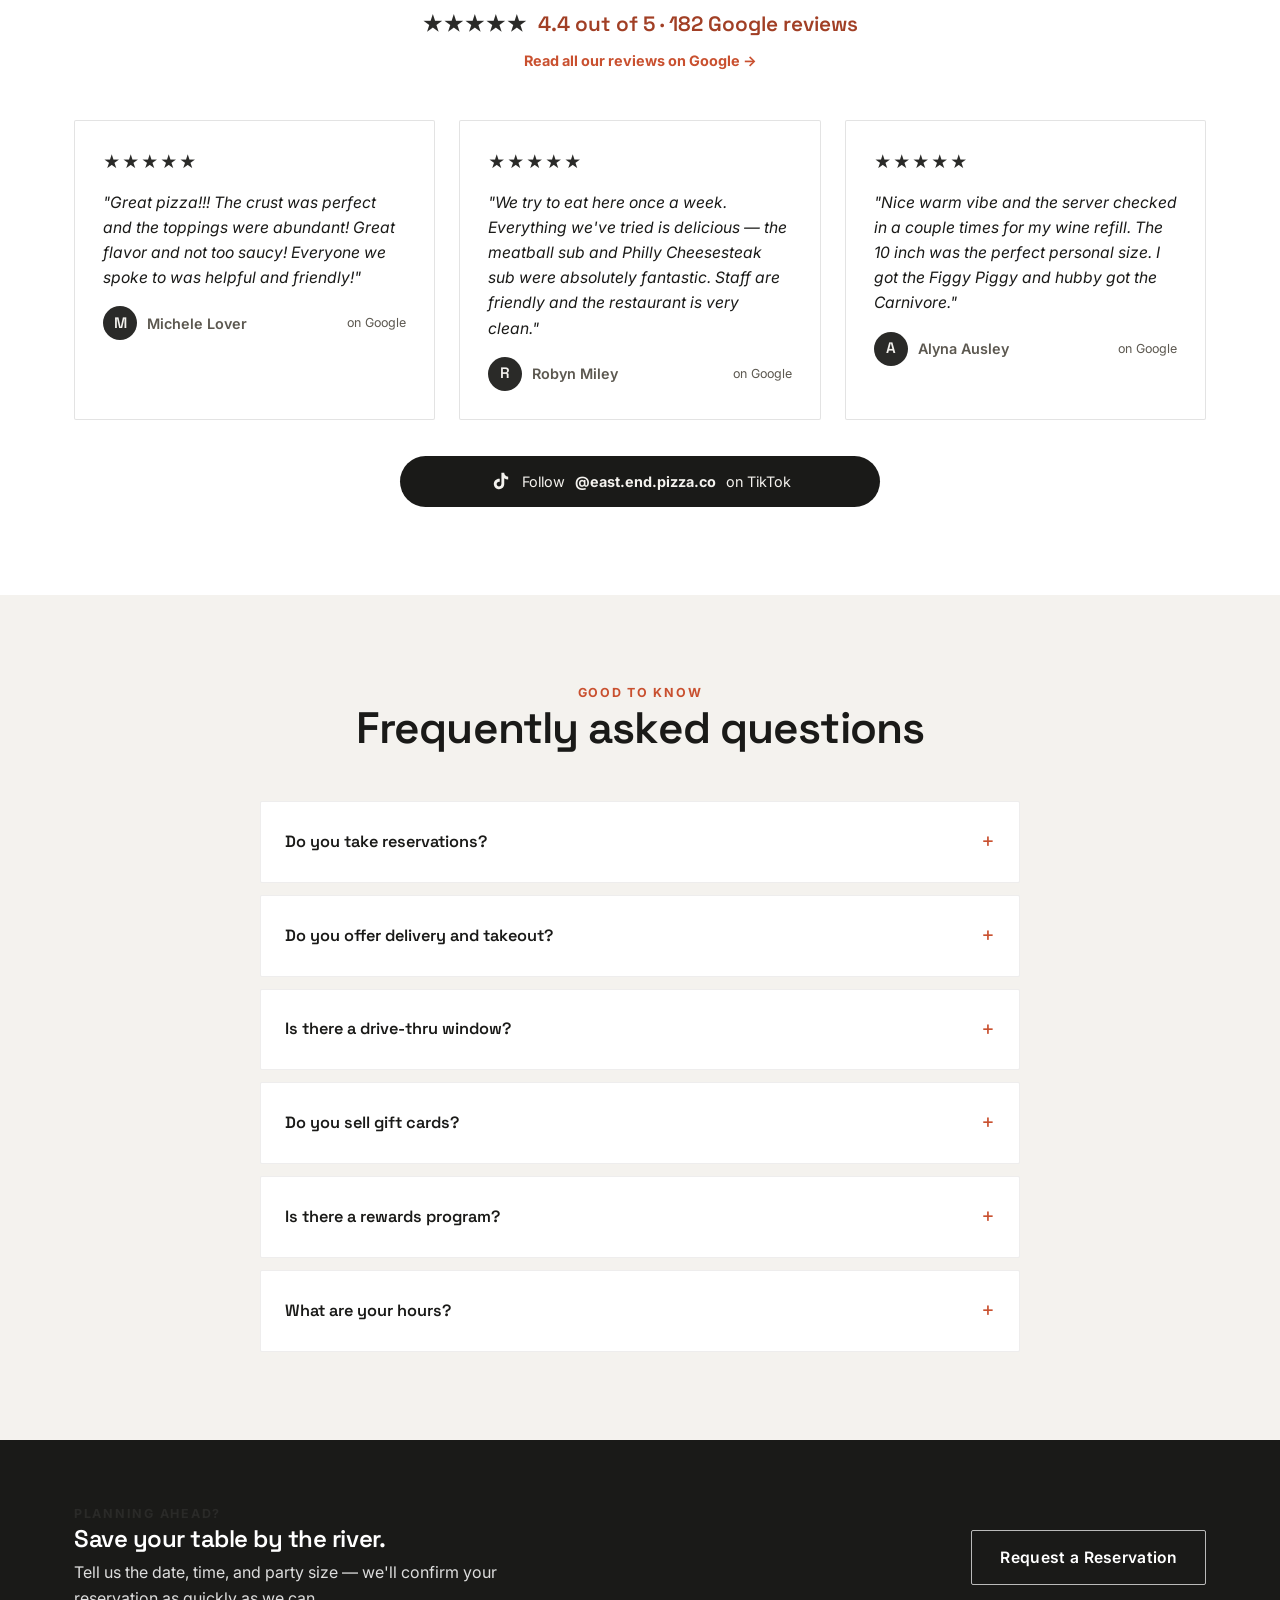
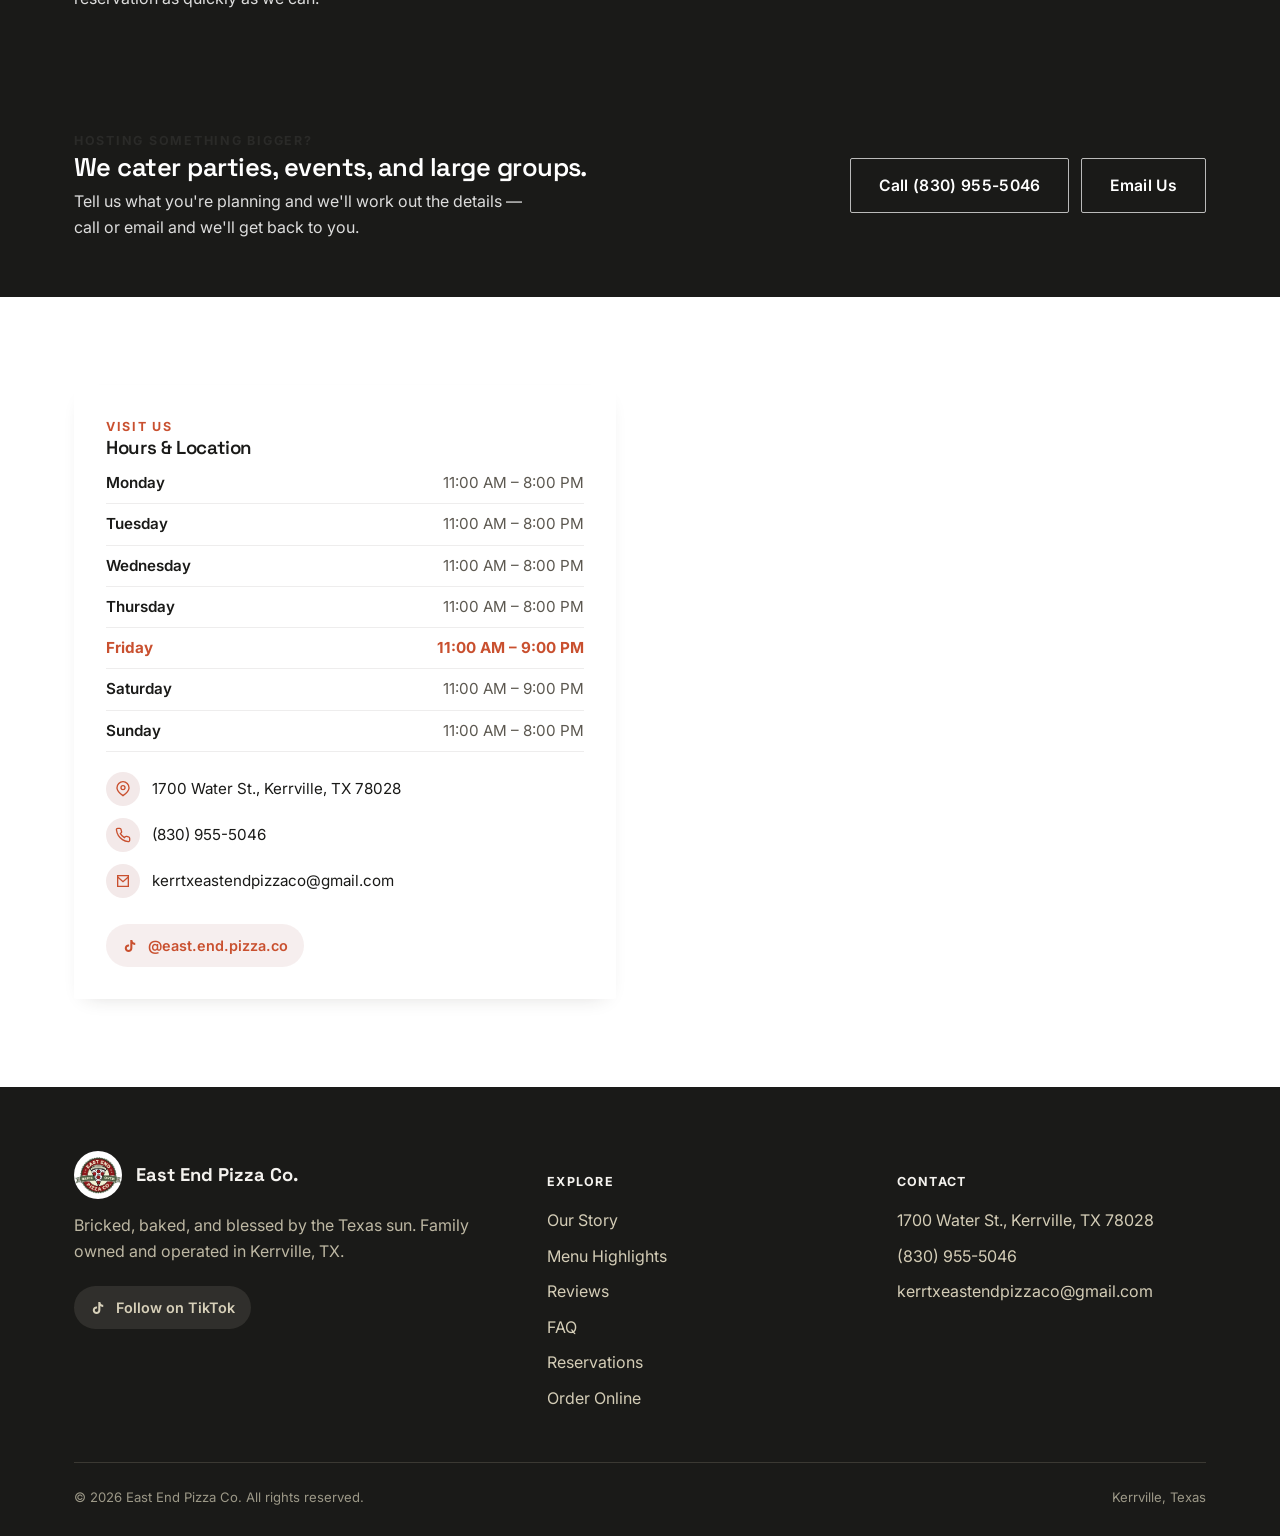
<file: styles/v1/index.html>
<!DOCTYPE html>
<html lang="en">
<head>
<meta charset="UTF-8">
<meta name="viewport" content="width=device-width, initial-scale=1.0">
<title>East End Pizza Co. — Style Variant</title>
<meta name="robots" content="noindex, nofollow">



<link rel="preconnect" href="https://fonts.googleapis.com">
<link rel="preconnect" href="https://fonts.gstatic.com" crossorigin>
<link href="https://fonts.googleapis.com/css2?family=Fraunces:ital,opsz,wght@0,9..144,400;0,9..144,500;0,9..144,600;0,9..144,700;1,9..144,500&family=Caveat:wght@500;600;700&family=Inter:wght@400;500;600;700&family=Rye&family=Zilla+Slab:ital,wght@0,400;0,500;0,600;1,400&family=Space+Grotesk:wght@400;500;600;700&family=Bebas+Neue&family=Playfair+Display:ital,wght@0,500;0,600;0,700;1,500&family=Cormorant+Garamond:ital,wght@0,500;0,600;1,500&display=swap" rel="stylesheet">
<link rel="stylesheet" href="css/style.css">

</head>
<body>

<a class="skip-link" href="#main-content">Skip to content</a>

<div class="announce">
  🍕 We're now open Sundays until 8 PM — drive-thru window open for pickup &amp; delivery! &nbsp;·&nbsp;
  <a href="https://www.toasttab.com/east-end-pizza-company-1700-water-street" target="_blank" rel="noopener">Order online</a>
</div>

<header class="site-header">
  <div class="container">
    <a href="index.html" class="brand">
      <img src="../../v1/assets/img/logo.jpg" alt="East End Pizza Co. logo">
      <span class="brand-text">East End Pizza Co.<span>Brick Oven &middot; Kerrville, TX</span></span>
    </a>

    <nav class="nav-links" id="navLinks">
      <a href="#about">Our Story</a>
      <a href="#menu">Menu</a>
      <a href="#reviews">Reviews</a>
      <a href="#faq">FAQ</a>
      <a href="#location">Hours &amp; Location</a>
      <a href="../../v1/reservations.html" class="nav-reserve-mobile">Reserve a Table</a>
    </nav>

    <div class="nav-cta">
      <a href="../../v1/reservations.html" class="btn btn-outline">Reserve a Table</a>
      <a href="https://www.toasttab.com/east-end-pizza-company-1700-water-street" target="_blank" rel="noopener" class="btn btn-primary">Order Online</a>
      <button class="nav-toggle" id="navToggle" aria-label="Toggle menu"><span></span><span></span><span></span></button>
    </div>
  </div>
</header>

<section class="hero" id="main-content">
  <img src="../../v1/assets/img/dining-room.jpg" alt="Inside East End Pizza Co.'s brick-walled dining room in Kerrville, TX" class="hero-bg">
  <div class="container">
    <div class="hero-content">
      <span class="hero-badge">★★★★★ &nbsp;<strong>4.4</strong> on Google &middot; 181 reviews</span>
      <span class="eyebrow">Bricked, baked &amp; blessed by the Texas sun</span>
      <h1>Handmade brick oven pizza, right on the river.</h1>
      <p class="lead">Family owned and operated in the heart of the Texas Hill Country. Great food, great drinks, and great times by the riverside — dine in, pick up at our drive-thru window, or have it delivered.</p>
      <div class="hero-actions">
        <a href="https://www.toasttab.com/east-end-pizza-company-1700-water-street" target="_blank" rel="noopener" class="btn btn-primary">Order Online</a>
        <a href="../../v1/reservations.html" class="btn btn-secondary">Reserve a Table</a>
      </div>
    </div>
  </div>
</section>

<section class="info-strip">
  <div class="container">
    <div class="info-item">
      <div class="icon">
        <svg width="20" height="20" viewBox="0 0 24 24" fill="none" stroke="currentColor" stroke-width="2"><circle cx="12" cy="12" r="10"/><path d="M12 6v6l4 2"/></svg>
      </div>
      <div>
        <h4>Open Daily</h4>
        <p>Mon&ndash;Thu &amp; Sun 11am&ndash;8pm &middot; Fri&ndash;Sat 11am&ndash;9pm</p>
      </div>
    </div>
    <div class="info-item">
      <div class="icon">
        <svg width="20" height="20" viewBox="0 0 24 24" fill="none" stroke="currentColor" stroke-width="2"><path d="M3 12h18M3 12a9 9 0 0 1 9-9m-9 9a9 9 0 0 0 9 9m0-18a9 9 0 0 1 9 9m-9-9c2 2.5 3 5.5 3 9s-1 6.5-3 9m0-18c-2 2.5-3 5.5-3 9s1 6.5 3 9m9-9a9 9 0 0 1-9 9"/></svg>
      </div>
      <div>
        <h4>Drive-Thru Pickup &amp; Delivery</h4>
        <p>Order ahead online, or call it in at (830) 955-5046</p>
      </div>
    </div>
    <div class="info-item">
      <div class="icon">
        <svg width="20" height="20" viewBox="0 0 24 24" fill="none" stroke="currentColor" stroke-width="2"><path d="M21 10c0 6-9 12-9 12s-9-6-9-12a9 9 0 0 1 18 0Z"/><circle cx="12" cy="10" r="3"/></svg>
      </div>
      <div>
        <h4>1700 Water St.</h4>
        <p>Kerrville, TX 78028 &middot; <a href="https://maps.google.com/?q=1700+Water+St+Kerrville+TX+78028" target="_blank" rel="noopener" style="text-decoration:underline;">Get Directions</a></p>
      </div>
    </div>
  </div>
</section>

<section class="section" id="about">
  <div class="container about-grid">
    <div class="about-img">
      <img src="../../v1/assets/img/hero-making-pizza.jpg" alt="Nick stretching pizza dough in the East End Pizza Co. kitchen">
      <div class="stat-pill">
        <strong>19+</strong>
        <span>Years serving the Hill Country</span>
      </div>
    </div>
    <div class="about-copy">
      <span class="eyebrow">Our Story</span>
      <h2>A family recipe, baked in the Texas Hill Country.</h2>
      <p>East End Pizza Company is a family owned and operated restaurant located right on the river in Kerrville. Our mission is simple: serve you a slice of paradise so good you'll be dreaming about that stringy, melty cheese for weeks. We're your one-stop shop for great food, great drinks, and great times by the riverside.</p>
      <p>East End Pizza Co. is owned by Brick and Jennifer Gibson &mdash; also the owners of Brick's River Cafe in Bandera, TX and Attainable Fitness at Riverhill Country Club. They've been serving the Texas Hill Country for the last 19 years, and this brick oven pizzeria is their latest labor of love.</p>
      <div class="owners-note">
        <p>Much love, but no association with West End Pizza in Fredericksburg. 😉</p>
      </div>
    </div>
  </div>
</section>

<section class="section section-alt" id="menu">
  <div class="container">
    <div class="section-head">
      <span class="eyebrow">Fresh From the Brick Oven</span>
      <h2>A few of our favorites</h2>
      <p>Hand-stretched dough, real mozzarella, and toppings worth driving for. Our full menu &mdash; and online ordering &mdash; lives on Toast.</p>
    </div>
    <div class="menu-grid">
      <a class="menu-card" href="https://order.toasttab.com/online/east-end-pizza-company-1700-water-street/item-10-figgy-piggy_14092c29-8c30-4fb9-a6a2-592cbfaf8eb7" target="_blank" rel="noopener">
        <span class="tag">Specialty Pizza</span>
        <h3>Figgy Piggy <span class="price">$12.99+</span></h3>
        <p>Fig preserves, caramelized onions, and bacon on a white pizza base, topped with arugula.</p>
        <span class="menu-card-cta">Order on Toast &rarr;</span>
      </a>
      <a class="menu-card" href="https://order.toasttab.com/online/east-end-pizza-company-1700-water-street/item-10-sweet-heat_9bbf4bf7-4448-42c5-a772-d6be62d76e09" target="_blank" rel="noopener">
        <span class="tag">Specialty Pizza</span>
        <h3>Sweet Heat <span class="price">$12.99+</span></h3>
        <p>Pepperoni on mozzarella and tomato sauce, topped with sweet jalape&ntilde;os and a swirl of hot honey.</p>
        <span class="menu-card-cta">Order on Toast &rarr;</span>
      </a>
      <a class="menu-card" href="https://order.toasttab.com/online/east-end-pizza-company-1700-water-street/item-10-carnivore_46246bfa-39f4-4d15-9556-3160338b0d3c" target="_blank" rel="noopener">
        <span class="tag">Primo Pizza</span>
        <h3>Carnivore <span class="price">$13.99+</span></h3>
        <p>Pepperoni, sausage, ham, sliced meatballs, and bacon on a classic tomato sauce base.</p>
        <span class="menu-card-cta">Order on Toast &rarr;</span>
      </a>
      <a class="menu-card" href="https://order.toasttab.com/online/east-end-pizza-company-1700-water-street/item-caprese-salad_1fb44582-e6c9-4b35-b056-e13f43b9a921" target="_blank" rel="noopener">
        <span class="tag">Starter</span>
        <h3>Caprese Salad <span class="price">$11.99</span></h3>
        <p>Fresh mozzarella, tomatoes, and basil, drizzled with olive oil and balsamic reduction.</p>
        <span class="menu-card-cta">Order on Toast &rarr;</span>
      </a>
      <a class="menu-card" href="https://order.toasttab.com/online/east-end-pizza-company-1700-water-street/item-philly-cheesesteak-sub_c4c1aa56-3fab-4fde-94e8-caacc25a4aff" target="_blank" rel="noopener">
        <span class="tag">Hot Sub</span>
        <h3>Philly Cheesesteak <span class="price">$12.49</span></h3>
        <p>Shaved steak, melted cheese, and grilled onions on a toasted sub roll.</p>
        <span class="menu-card-cta">Order on Toast &rarr;</span>
      </a>
      <a class="menu-card" href="https://order.toasttab.com/online/east-end-pizza-company-1700-water-street/item-16-pepperoni_ae81aefb-e369-4e56-ba70-1b6cc808be98" target="_blank" rel="noopener">
        <span class="tag">Classic Pizza</span>
        <h3>16&Prime; Pepperoni <span class="price">$18.99+</span></h3>
        <p>Classic pepperoni slices on a bed of mozzarella and tomato sauce.</p>
        <span class="menu-card-cta">Order on Toast &rarr;</span>
      </a>
    </div>
    <div class="menu-cta">
      <p>Build-your-own pizzas, wings, desserts, and more &mdash; see everything and order ahead.</p>
      <a href="https://www.toasttab.com/east-end-pizza-company-1700-water-street" target="_blank" rel="noopener" class="btn btn-primary">View Full Menu &amp; Order on Toast</a>
      <div class="menu-extras">
        <a href="https://www.toasttab.com/east-end-pizza-company-1700-water-street/giftcards" target="_blank" rel="noopener">Buy a Gift Card</a>
        <span class="menu-extras-divider">&middot;</span>
        <a href="https://order.toasttab.com/online/east-end-pizza-company-1700-water-street" target="_blank" rel="noopener">Earn a Bonus Visit &mdash; Join Rewards</a>
      </div>
    </div>
  </div>
</section>

<section class="section" id="reviews">
  <div class="container">
    <div class="section-head">
      <span class="eyebrow">What Folks Are Saying</span>
      <h2>Loved by locals and visitors alike</h2>
      <div class="rating-summary">
        <span class="stars">★★★★★</span> 4.4 out of 5 &middot; 182 Google reviews
      </div>
      <a class="reviews-link" href="https://www.google.com/maps/place/East+End+Pizza+Co./@30.0358014,-99.1358318,17z/data=!3m1!4b1!4m6!3m5!1s0x865be300354092bf:0xbd9b4a4aaf1dc090!8m2!3d30.0358014!4d-99.1358318!16s%2Fg%2F11x2wx5tgn" target="_blank" rel="noopener">Read all our reviews on Google &rarr;</a>
    </div>
    <div class="testimonial-grid">
      <a class="testimonial-card" href="https://www.google.com/maps/place/East+End+Pizza+Co./@30.0358014,-99.1358318,17z/data=!3m1!4b1!4m6!3m5!1s0x865be300354092bf:0xbd9b4a4aaf1dc090!8m2!3d30.0358014!4d-99.1358318!16s%2Fg%2F11x2wx5tgn" target="_blank" rel="noopener">
        <span class="stars">★★★★★</span>
        <p class="quote">"Great pizza!!! The crust was perfect and the toppings were abundant! Great flavor and not too saucy! Everyone we spoke to was helpful and friendly!"</p>
        <div class="author"><span class="avatar">M</span> Michele Lover <span class="review-src">on Google</span></div>
      </a>
      <a class="testimonial-card" href="https://www.google.com/maps/place/East+End+Pizza+Co./@30.0358014,-99.1358318,17z/data=!3m1!4b1!4m6!3m5!1s0x865be300354092bf:0xbd9b4a4aaf1dc090!8m2!3d30.0358014!4d-99.1358318!16s%2Fg%2F11x2wx5tgn" target="_blank" rel="noopener">
        <span class="stars">★★★★★</span>
        <p class="quote">"We try to eat here once a week. Everything we've tried is delicious &mdash; the meatball sub and Philly Cheesesteak sub were absolutely fantastic. Staff are friendly and the restaurant is very clean."</p>
        <div class="author"><span class="avatar">R</span> Robyn Miley <span class="review-src">on Google</span></div>
      </a>
      <a class="testimonial-card" href="https://www.google.com/maps/place/East+End+Pizza+Co./@30.0358014,-99.1358318,17z/data=!3m1!4b1!4m6!3m5!1s0x865be300354092bf:0xbd9b4a4aaf1dc090!8m2!3d30.0358014!4d-99.1358318!16s%2Fg%2F11x2wx5tgn" target="_blank" rel="noopener">
        <span class="stars">★★★★★</span>
        <p class="quote">"Nice warm vibe and the server checked in a couple times for my wine refill. The 10 inch was the perfect personal size. I got the Figgy Piggy and hubby got the Carnivore."</p>
        <div class="author"><span class="avatar">A</span> Alyna Ausley <span class="review-src">on Google</span></div>
      </a>
    </div>
    <a class="tiktok-callout" href="https://www.tiktok.com/@east.end.pizza.co" target="_blank" rel="noopener">
      <svg width="22" height="22" viewBox="0 0 24 24" fill="currentColor"><path d="M16.6 5.82s.51.5 0 0A4.278 4.278 0 0 1 15.54 3h-3.09v12.4a2.592 2.592 0 0 1-2.59 2.5c-1.42 0-2.6-1.16-2.6-2.6 0-1.72 1.66-3.01 3.37-2.48V9.66c-3.45-.46-6.47 2.22-6.47 5.64 0 3.33 2.76 5.7 5.69 5.7 3.14 0 5.69-2.55 5.69-5.7V9.01a7.35 7.35 0 0 0 4.3 1.38V7.3s-1.88.09-3.24-1.48Z"/></svg>
      Follow <strong>@east.end.pizza.co</strong> on TikTok
    </a>
  </div>
</section>

<section class="section section-alt" id="faq">
  <div class="container">
    <div class="section-head">
      <span class="eyebrow">Good to Know</span>
      <h2>Frequently asked questions</h2>
    </div>
    <div class="faq-list">
      <details class="faq-item">
        <summary>Do you take reservations?</summary>
        <p>Yes &mdash; <a href="../../v1/reservations.html">request a table online</a> and we'll confirm by phone or email. For same-day requests or parties of 8 or more, please call us directly at <a href="tel:+18309555046">(830) 955-5046</a>.</p>
      </details>
      <details class="faq-item">
        <summary>Do you offer delivery and takeout?</summary>
        <p>Yes &mdash; dine-in, drive-thru pickup, and delivery are all available. <a href="https://www.toasttab.com/east-end-pizza-company-1700-water-street" target="_blank" rel="noopener">Order online through Toast</a>, or you can schedule an order ahead for later.</p>
      </details>
      <details class="faq-item">
        <summary>Is there a drive-thru window?</summary>
        <p>Yes, our drive-thru window is open for pickup and delivery orders during regular hours.</p>
      </details>
      <details class="faq-item">
        <summary>Do you sell gift cards?</summary>
        <p>Yes &mdash; <a href="https://www.toasttab.com/east-end-pizza-company-1700-water-street/giftcards" target="_blank" rel="noopener">gift cards are available here</a>, delivered digitally.</p>
      </details>
      <details class="faq-item">
        <summary>Is there a rewards program?</summary>
        <p>Yes &mdash; sign up when you order online and earn a bonus visit just for joining, plus rewards toward future visits.</p>
      </details>
      <details class="faq-item">
        <summary>What are your hours?</summary>
        <p>Monday &ndash; Thursday and Sunday, 11am &ndash; 8pm. Friday &ndash; Saturday, 11am &ndash; 9pm. See the <a href="#location">full hours &amp; location</a> below.</p>
      </details>
    </div>
  </div>
</section>

<section class="reserve-band">
  <div class="container">
    <div>
      <span class="eyebrow">Planning ahead?</span>
      <h2>Save your table by the river.</h2>
      <p>Tell us the date, time, and party size — we'll confirm your reservation as quickly as we can.</p>
    </div>
    <a href="../../v1/reservations.html" class="btn btn-secondary">Request a Reservation</a>
  </div>
</section>

<section class="catering-band">
  <div class="container">
    <div>
      <span class="eyebrow">Hosting something bigger?</span>
      <h2>We cater parties, events, and large groups.</h2>
      <p>Tell us what you're planning and we'll work out the details — call or email and we'll get back to you.</p>
    </div>
    <div class="catering-actions">
      <a href="tel:+18309555046" class="btn btn-secondary">Call (830) 955-5046</a>
      <a href="mailto:kerrtxeastendpizzaco@gmail.com?subject=Catering%20Inquiry" class="btn btn-secondary">Email Us</a>
    </div>
  </div>
</section>

<section class="section" id="location">
  <div class="container location-grid">
    <div class="location-card">
      <span class="eyebrow">Visit Us</span>
      <h3>Hours &amp; Location</h3>
      <table class="hours-table" id="hoursTable">
        <tr data-day="1"><td>Monday</td><td>11:00 AM &ndash; 8:00 PM</td></tr>
        <tr data-day="2"><td>Tuesday</td><td>11:00 AM &ndash; 8:00 PM</td></tr>
        <tr data-day="3"><td>Wednesday</td><td>11:00 AM &ndash; 8:00 PM</td></tr>
        <tr data-day="4"><td>Thursday</td><td>11:00 AM &ndash; 8:00 PM</td></tr>
        <tr data-day="5"><td>Friday</td><td>11:00 AM &ndash; 9:00 PM</td></tr>
        <tr data-day="6"><td>Saturday</td><td>11:00 AM &ndash; 9:00 PM</td></tr>
        <tr data-day="0"><td>Sunday</td><td>11:00 AM &ndash; 8:00 PM</td></tr>
      </table>

      <ul class="contact-list">
        <li>
          <span class="icon">
            <svg width="16" height="16" viewBox="0 0 24 24" fill="none" stroke="currentColor" stroke-width="2"><path d="M21 10c0 6-9 12-9 12s-9-6-9-12a9 9 0 0 1 18 0Z"/><circle cx="12" cy="10" r="3"/></svg>
          </span>
          1700 Water St., Kerrville, TX 78028
        </li>
        <li>
          <span class="icon">
            <svg width="16" height="16" viewBox="0 0 24 24" fill="none" stroke="currentColor" stroke-width="2"><path d="M22 16.92v3a2 2 0 0 1-2.18 2 19.79 19.79 0 0 1-8.63-3.07 19.5 19.5 0 0 1-6-6 19.79 19.79 0 0 1-3.07-8.67A2 2 0 0 1 4.11 2h3a2 2 0 0 1 2 1.72c.127.96.362 1.903.7 2.81a2 2 0 0 1-.45 2.11L8.09 9.91a16 16 0 0 0 6 6l1.27-1.27a2 2 0 0 1 2.11-.45c.907.338 1.85.573 2.81.7A2 2 0 0 1 22 16.92Z"/></svg>
          </span>
          <a href="tel:+18309555046">(830) 955-5046</a>
        </li>
        <li>
          <span class="icon">
            <svg width="16" height="16" viewBox="0 0 24 24" fill="none" stroke="currentColor" stroke-width="2"><path d="M4 4h16v16H4z"/><path d="m4 6 8 7 8-7"/></svg>
          </span>
          <a href="mailto:kerrtxeastendpizzaco@gmail.com">kerrtxeastendpizzaco@gmail.com</a>
        </li>
      </ul>

      <a href="https://www.tiktok.com/@east.end.pizza.co" target="_blank" rel="noopener" class="footer-social" style="background:rgba(140,43,47,0.08); color:var(--red);">
        <svg width="16" height="16" viewBox="0 0 24 24" fill="currentColor"><path d="M16.6 5.82s.51.5 0 0A4.278 4.278 0 0 1 15.54 3h-3.09v12.4a2.592 2.592 0 0 1-2.59 2.5c-1.42 0-2.6-1.16-2.6-2.6 0-1.72 1.66-3.01 3.37-2.48V9.66c-3.45-.46-6.47 2.22-6.47 5.64 0 3.33 2.76 5.7 5.69 5.7 3.14 0 5.69-2.55 5.69-5.7V9.01a7.35 7.35 0 0 0 4.3 1.38V7.3s-1.88.09-3.24-1.48Z"/></svg>
        @east.end.pizza.co
      </a>
    </div>

    <div class="map-wrap">
      <iframe
        src="https://www.google.com/maps?q=East+End+Pizza+Co,+1700+Water+St,+Kerrville,+TX+78028&output=embed"
        allowfullscreen="" loading="lazy" referrerpolicy="no-referrer-when-downgrade"
        title="Map to East End Pizza Co."></iframe>
    </div>
  </div>
</section>

<footer class="site-footer">
  <div class="container">
    <div class="footer-grid">
      <div>
        <div class="footer-brand">
          <img src="../../v1/assets/img/logo.jpg" alt="East End Pizza Co. logo">
          <span>East End Pizza Co.</span>
        </div>
        <p>Bricked, baked, and blessed by the Texas sun. Family owned and operated in Kerrville, TX.</p>
        <a href="https://www.tiktok.com/@east.end.pizza.co" target="_blank" rel="noopener" class="footer-social">
          <svg width="16" height="16" viewBox="0 0 24 24" fill="currentColor"><path d="M16.6 5.82s.51.5 0 0A4.278 4.278 0 0 1 15.54 3h-3.09v12.4a2.592 2.592 0 0 1-2.59 2.5c-1.42 0-2.6-1.16-2.6-2.6 0-1.72 1.66-3.01 3.37-2.48V9.66c-3.45-.46-6.47 2.22-6.47 5.64 0 3.33 2.76 5.7 5.69 5.7 3.14 0 5.69-2.55 5.69-5.7V9.01a7.35 7.35 0 0 0 4.3 1.38V7.3s-1.88.09-3.24-1.48Z"/></svg>
          Follow on TikTok
        </a>
      </div>
      <div>
        <h5>Explore</h5>
        <ul class="footer-links">
          <li><a href="#about">Our Story</a></li>
          <li><a href="#menu">Menu Highlights</a></li>
          <li><a href="#reviews">Reviews</a></li>
          <li><a href="#faq">FAQ</a></li>
          <li><a href="../../v1/reservations.html">Reservations</a></li>
          <li><a href="https://www.toasttab.com/east-end-pizza-company-1700-water-street" target="_blank" rel="noopener">Order Online</a></li>
        </ul>
      </div>
      <div>
        <h5>Contact</h5>
        <ul class="footer-links">
          <li>1700 Water St., Kerrville, TX 78028</li>
          <li><a href="tel:+18309555046">(830) 955-5046</a></li>
          <li><a href="mailto:kerrtxeastendpizzaco@gmail.com">kerrtxeastendpizzaco@gmail.com</a></li>
        </ul>
      </div>
    </div>
    <div class="footer-bottom">
      <span>&copy; <span id="year"></span> East End Pizza Co. All rights reserved.</span>
      <span>Kerrville, Texas</span>
    </div>
  </div>
</footer>

<div class="mobile-order-bar">
  <a href="../../v1/reservations.html" class="btn btn-outline">Reserve</a>
  <a href="https://www.toasttab.com/east-end-pizza-company-1700-water-street" target="_blank" rel="noopener" class="btn btn-primary">Order Online</a>
</div>

<script src="../../v1/js/main.js"></script>
</body>
</html>
</file>
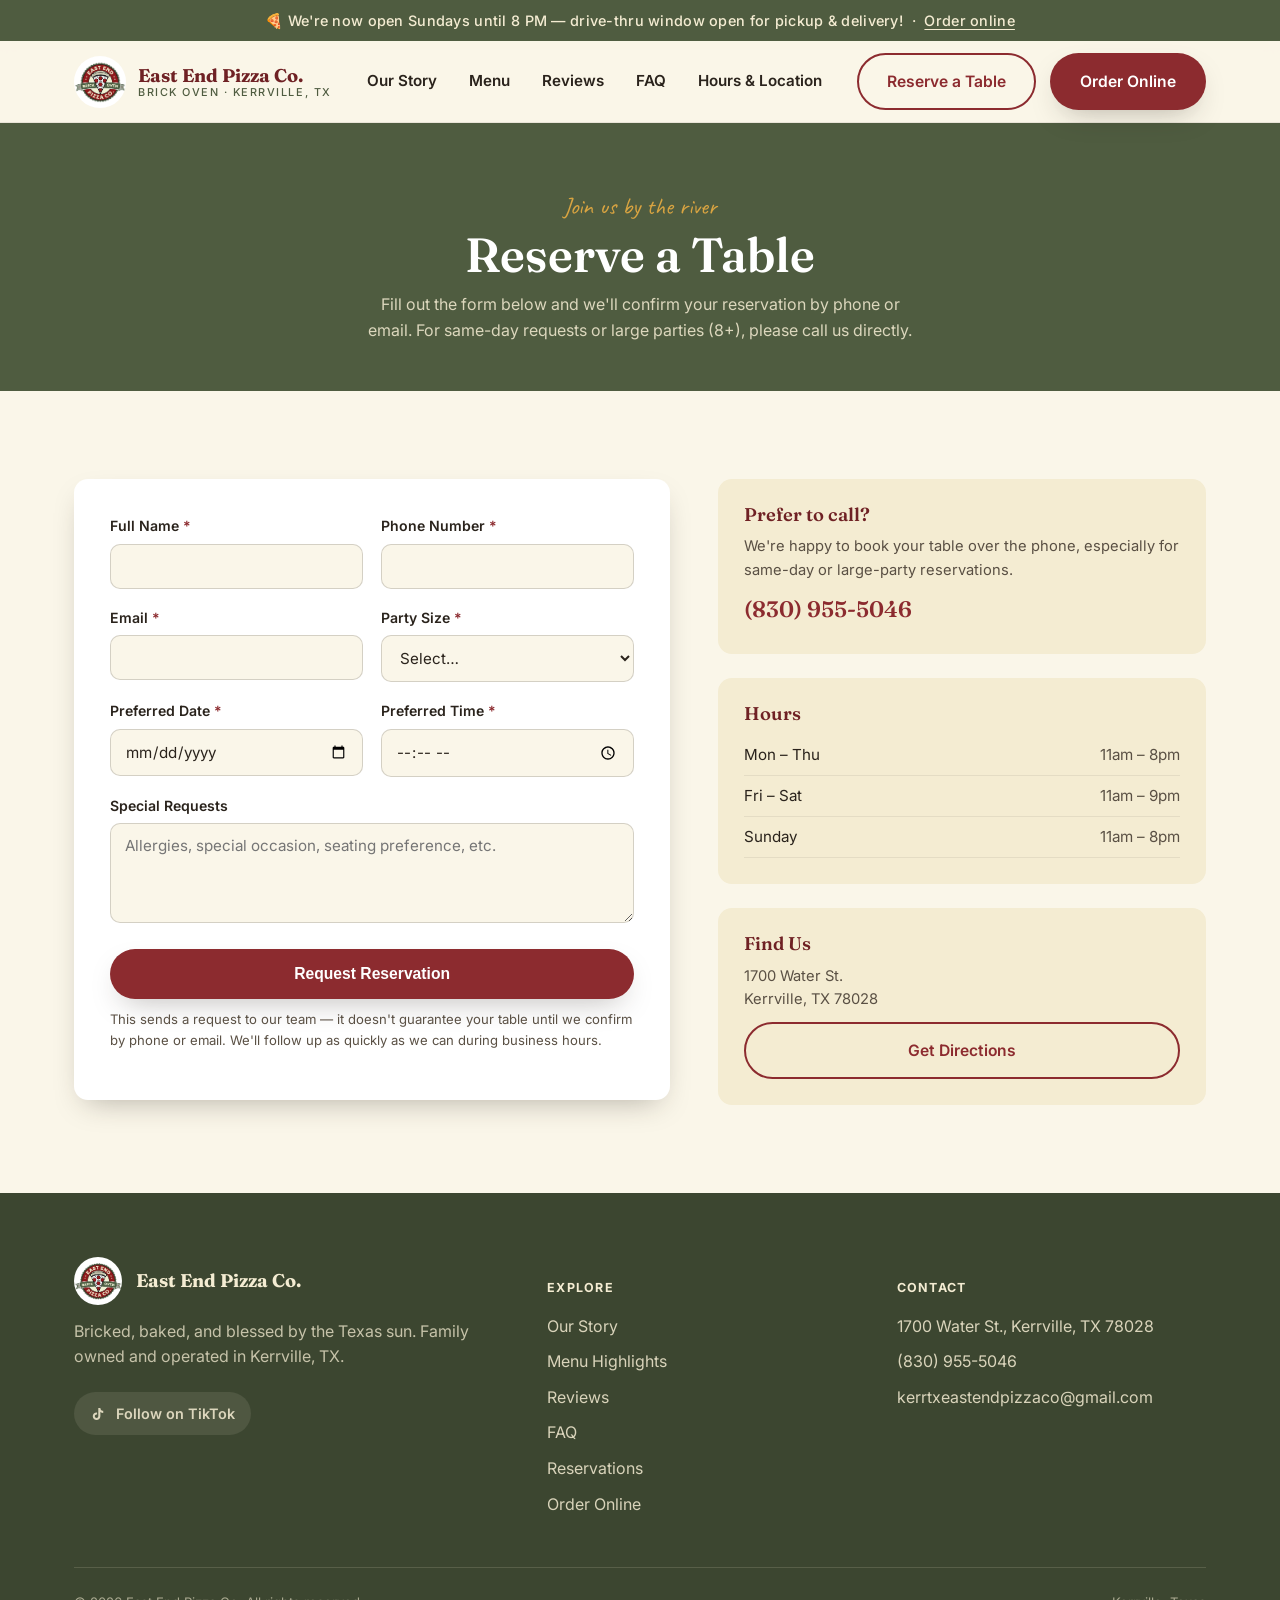
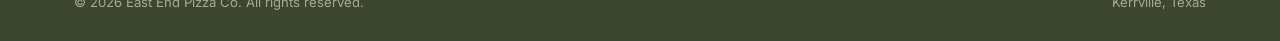
<file: reservations.html>
<!DOCTYPE html>
<html lang="en">
<head>
<meta charset="UTF-8">
<meta name="viewport" content="width=device-width, initial-scale=1.0">
<title>Reserve a Table | East End Pizza Co.</title>
<meta name="description" content="Request a table at East End Pizza Co. in Kerrville, TX. We'll confirm your reservation by phone or email.">
<link rel="canonical" href="https://kerrtxeastendpizzaco.com/reservations.html">

<meta property="og:type" content="website">
<meta property="og:site_name" content="East End Pizza Co.">
<meta property="og:title" content="Reserve a Table | East End Pizza Co.">
<meta property="og:description" content="Request a table at East End Pizza Co. in Kerrville, TX. We'll confirm your reservation by phone or email.">
<meta property="og:url" content="https://kerrtxeastendpizzaco.com/reservations.html">
<meta property="og:image" content="https://kerrtxeastendpizzaco.com/assets/img/dining-room.jpg">
<meta property="og:image:width" content="1600">
<meta property="og:image:height" content="1200">
<meta property="og:locale" content="en_US">
<meta name="twitter:card" content="summary_large_image">
<meta name="twitter:title" content="Reserve a Table | East End Pizza Co.">
<meta name="twitter:description" content="Request a table at East End Pizza Co. in Kerrville, TX.">
<meta name="twitter:image" content="https://kerrtxeastendpizzaco.com/assets/img/dining-room.jpg">

<link rel="icon" type="image/png" sizes="32x32" href="assets/img/favicon-32.png">
<link rel="icon" type="image/png" sizes="16x16" href="assets/img/favicon-16.png">
<link rel="apple-touch-icon" sizes="180x180" href="assets/img/apple-touch-icon.png">
<link rel="manifest" href="site.webmanifest">
<meta name="theme-color" content="#8c2b2f">

<link rel="preconnect" href="https://fonts.googleapis.com">
<link rel="preconnect" href="https://fonts.gstatic.com" crossorigin>
<link href="https://fonts.googleapis.com/css2?family=Fraunces:ital,opsz,wght@0,9..144,400;0,9..144,500;0,9..144,600;0,9..144,700;1,9..144,500&family=Caveat:wght@500;600;700&family=Inter:wght@400;500;600;700&display=swap" rel="stylesheet">
<link rel="stylesheet" href="css/style.css">
</head>
<body>

<a class="skip-link" href="#main-content">Skip to content</a>

<div class="announce">
  🍕 We're now open Sundays until 8 PM — drive-thru window open for pickup &amp; delivery! &nbsp;·&nbsp;
  <a href="https://www.toasttab.com/east-end-pizza-company-1700-water-street" target="_blank" rel="noopener">Order online</a>
</div>

<header class="site-header">
  <div class="container">
    <a href="index.html" class="brand">
      <img src="assets/img/logo.jpg" alt="East End Pizza Co. logo">
      <span class="brand-text">East End Pizza Co.<span>Brick Oven &middot; Kerrville, TX</span></span>
    </a>

    <nav class="nav-links" id="navLinks">
      <a href="index.html#about">Our Story</a>
      <a href="index.html#menu">Menu</a>
      <a href="index.html#reviews">Reviews</a>
      <a href="index.html#faq">FAQ</a>
      <a href="index.html#location">Hours &amp; Location</a>
      <a href="reservations.html" class="nav-reserve-mobile">Reserve a Table</a>
    </nav>

    <div class="nav-cta">
      <a href="reservations.html" class="btn btn-outline">Reserve a Table</a>
      <a href="https://www.toasttab.com/east-end-pizza-company-1700-water-street" target="_blank" rel="noopener" class="btn btn-primary">Order Online</a>
      <button class="nav-toggle" id="navToggle" aria-label="Toggle menu"><span></span><span></span><span></span></button>
    </div>
  </div>
</header>

<section class="page-hero" id="main-content">
  <div class="container">
    <span class="eyebrow">Join us by the river</span>
    <h1>Reserve a Table</h1>
    <p>Fill out the form below and we'll confirm your reservation by phone or email. For same-day requests or large parties (8+), please call us directly.</p>
  </div>
</section>

<section class="section">
  <div class="container reservation-wrap">
    <div class="res-form">
      <div class="form-status" id="formStatus"></div>

      <form id="reservationForm" action="https://formspree.io/f/YOUR_FORM_ID" method="POST">
        <div class="form-row">
          <div class="form-group">
            <label for="name">Full Name <span class="required">*</span></label>
            <input type="text" id="name" name="name" required autocomplete="name">
          </div>
          <div class="form-group">
            <label for="phone">Phone Number <span class="required">*</span></label>
            <input type="tel" id="phone" name="phone" required autocomplete="tel">
          </div>
        </div>

        <div class="form-row">
          <div class="form-group">
            <label for="email">Email <span class="required">*</span></label>
            <input type="email" id="email" name="email" required autocomplete="email">
          </div>
          <div class="form-group">
            <label for="party_size">Party Size <span class="required">*</span></label>
            <select id="party_size" name="party_size" required>
              <option value="">Select&hellip;</option>
              <option>1 guest</option>
              <option>2 guests</option>
              <option>3 guests</option>
              <option>4 guests</option>
              <option>5 guests</option>
              <option>6 guests</option>
              <option>7 guests</option>
              <option>8+ guests (please call)</option>
            </select>
          </div>
        </div>

        <div class="form-row">
          <div class="form-group">
            <label for="date">Preferred Date <span class="required">*</span></label>
            <input type="date" id="date" name="date" required>
          </div>
          <div class="form-group">
            <label for="time">Preferred Time <span class="required">*</span></label>
            <input type="time" id="time" name="time" required>
          </div>
        </div>

        <div class="form-group">
          <label for="notes">Special Requests</label>
          <textarea id="notes" name="notes" placeholder="Allergies, special occasion, seating preference, etc."></textarea>
        </div>

        <input type="hidden" name="_subject" value="New reservation request — East End Pizza Co.">
        <input type="text" name="_gotcha" style="display:none">

        <button type="submit" class="btn btn-primary btn-block" id="submitBtn">Request Reservation</button>
        <p class="form-note">This sends a request to our team &mdash; it doesn't guarantee your table until we confirm by phone or email. We'll follow up as quickly as we can during business hours.</p>
      </form>
    </div>

    <aside class="res-sidebar">
      <div class="res-info-card">
        <h3>Prefer to call?</h3>
        <p>We're happy to book your table over the phone, especially for same-day or large-party reservations.</p>
        <a href="tel:+18309555046" class="phone">(830) 955-5046</a>
      </div>

      <div class="res-info-card">
        <h3>Hours</h3>
        <table class="hours-table">
          <tr><td>Mon &ndash; Thu</td><td>11am &ndash; 8pm</td></tr>
          <tr><td>Fri &ndash; Sat</td><td>11am &ndash; 9pm</td></tr>
          <tr><td>Sunday</td><td>11am &ndash; 8pm</td></tr>
        </table>
      </div>

      <div class="res-info-card">
        <h3>Find Us</h3>
        <p>1700 Water St.<br>Kerrville, TX 78028</p>
        <a href="https://maps.google.com/?q=1700+Water+St+Kerrville+TX+78028" target="_blank" rel="noopener" class="btn btn-outline btn-block">Get Directions</a>
      </div>
    </aside>
  </div>
</section>

<footer class="site-footer">
  <div class="container">
    <div class="footer-grid">
      <div>
        <div class="footer-brand">
          <img src="assets/img/logo.jpg" alt="East End Pizza Co. logo">
          <span>East End Pizza Co.</span>
        </div>
        <p>Bricked, baked, and blessed by the Texas sun. Family owned and operated in Kerrville, TX.</p>
        <a href="https://www.tiktok.com/@east.end.pizza.co" target="_blank" rel="noopener" class="footer-social">
          <svg width="16" height="16" viewBox="0 0 24 24" fill="currentColor"><path d="M16.6 5.82s.51.5 0 0A4.278 4.278 0 0 1 15.54 3h-3.09v12.4a2.592 2.592 0 0 1-2.59 2.5c-1.42 0-2.6-1.16-2.6-2.6 0-1.72 1.66-3.01 3.37-2.48V9.66c-3.45-.46-6.47 2.22-6.47 5.64 0 3.33 2.76 5.7 5.69 5.7 3.14 0 5.69-2.55 5.69-5.7V9.01a7.35 7.35 0 0 0 4.3 1.38V7.3s-1.88.09-3.24-1.48Z"/></svg>
          Follow on TikTok
        </a>
      </div>
      <div>
        <h5>Explore</h5>
        <ul class="footer-links">
          <li><a href="index.html#about">Our Story</a></li>
          <li><a href="index.html#menu">Menu Highlights</a></li>
          <li><a href="index.html#reviews">Reviews</a></li>
          <li><a href="index.html#faq">FAQ</a></li>
          <li><a href="reservations.html">Reservations</a></li>
          <li><a href="https://www.toasttab.com/east-end-pizza-company-1700-water-street" target="_blank" rel="noopener">Order Online</a></li>
        </ul>
      </div>
      <div>
        <h5>Contact</h5>
        <ul class="footer-links">
          <li>1700 Water St., Kerrville, TX 78028</li>
          <li><a href="tel:+18309555046">(830) 955-5046</a></li>
          <li><a href="mailto:kerrtxeastendpizzaco@gmail.com">kerrtxeastendpizzaco@gmail.com</a></li>
        </ul>
      </div>
    </div>
    <div class="footer-bottom">
      <span>&copy; <span id="year"></span> East End Pizza Co. All rights reserved.</span>
      <span>Kerrville, Texas</span>
    </div>
  </div>
</footer>

<div class="mobile-order-bar">
  <a href="#reservationForm" class="btn btn-outline">Jump to Form</a>
  <a href="https://www.toasttab.com/east-end-pizza-company-1700-water-street" target="_blank" rel="noopener" class="btn btn-primary">Order Online</a>
</div>

<script src="js/main.js"></script>
</body>
</html>
</file>
<file: css/hub.css>
:root {
  --ink: #2a231c;
  --red: #8c2b2f;
  --red-dark: #6e2124;
  --green: #4f5c40;
  --cream: #f4ecd2;
  --cream-2: #fffdf7;
  --tan: #e0d3ac;
  --muted: #5a5044;
  --font: "Inter", -apple-system, BlinkMacSystemFont, "Segoe UI", sans-serif;
  --font-head: "Fraunces", serif;
}

* { box-sizing: border-box; margin: 0; padding: 0; }

body {
  font-family: var(--font);
  background: var(--cream);
  color: var(--ink);
  line-height: 1.5;
}

.hub-header {
  background: var(--ink);
  padding: 28px 24px;
}

.hub-header .brand {
  display: flex;
  align-items: center;
  gap: 14px;
  max-width: 960px;
  margin: 0 auto;
}

.hub-header img { height: 44px; width: 44px; border-radius: 50%; object-fit: cover; }

.hub-header .brand-text { color: var(--tan); font-family: var(--font-head); }
.hub-header .brand-text strong { display: block; font-size: 1.05rem; color: #fff; }
.hub-header .brand-text span { display: block; font-size: 0.8rem; font-family: var(--font); }

main {
  max-width: 960px;
  margin: 0 auto;
  padding: 56px 24px 80px;
}

main > p.intro {
  color: var(--muted);
  max-width: 620px;
  margin-bottom: 48px;
  font-size: 1.05rem;
}

.hub-section { margin-bottom: 48px; }

.hub-section h2 {
  font-family: var(--font-head);
  font-size: 1.3rem;
  margin-bottom: 6px;
}

.hub-section .section-note {
  color: var(--muted);
  font-size: 0.95rem;
  margin-bottom: 20px;
}

.hub-grid {
  display: grid;
  grid-template-columns: repeat(auto-fill, minmax(240px, 1fr));
  gap: 18px;
}

.hub-card {
  display: block;
  background: var(--cream-2);
  border: 1px solid var(--tan);
  border-radius: 10px;
  padding: 20px;
  text-decoration: none;
  color: var(--ink);
  transition: border-color 0.15s, transform 0.15s;
}

.hub-card:hover {
  border-color: var(--red);
  transform: translateY(-2px);
}

.hub-card .tag {
  display: inline-block;
  font-size: 0.72rem;
  font-weight: 700;
  letter-spacing: 0.04em;
  text-transform: uppercase;
  color: var(--red);
  background: var(--cream);
  border-radius: 999px;
  padding: 3px 10px;
  margin-bottom: 10px;
}

.hub-card h3 { font-family: var(--font-head); font-size: 1.1rem; margin-bottom: 6px; }
.hub-card p { color: var(--muted); font-size: 0.9rem; }
.hub-card .go { display: inline-block; margin-top: 12px; font-size: 0.85rem; color: var(--red); font-weight: 600; }

.hub-card.empty {
  border-style: dashed;
  color: var(--muted);
}
.hub-card.empty:hover { transform: none; border-color: var(--tan); }

.back-link {
  display: inline-block;
  margin-bottom: 28px;
  color: var(--muted);
  text-decoration: none;
  font-size: 0.9rem;
}
.back-link:hover { color: var(--ink); }
</file>
<file: v1/css/style.css>
/* East End Pizza Company — site styles */

:root {
  --red: #8c2b2f;
  --red-dark: #6f2124;
  --green: #4f5c40;
  --green-dark: #3c4630;
  --cream: #f4ecd2;
  --cream-soft: #faf6e9;
  --gold: #d9a441;
  --ink: #2a231c;
  --ink-soft: #5a5044;
  --white: #ffffff;

  --font-display: 'Fraunces', serif;
  --font-script: 'Caveat', cursive;
  --font-body: 'Inter', sans-serif;

  --radius: 14px;
  --shadow: 0 12px 30px -12px rgba(42, 35, 28, 0.35);
  --container: 1180px;
}

* { box-sizing: border-box; }

html { scroll-behavior: smooth; }

.skip-link {
  position: absolute;
  left: 12px;
  top: -60px;
  background: var(--red);
  color: var(--white);
  padding: 10px 18px;
  border-radius: 6px;
  font-weight: 700;
  font-size: 0.9rem;
  z-index: 999;
  transition: top 0.15s ease;
}
.skip-link:focus { top: 12px; }

body {
  margin: 0;
  font-family: var(--font-body);
  color: var(--ink);
  background: var(--cream-soft);
  line-height: 1.6;
  -webkit-font-smoothing: antialiased;
}

img { max-width: 100%; display: block; }

a { color: inherit; text-decoration: none; }

.container {
  width: 100%;
  max-width: var(--container);
  margin: 0 auto;
  padding: 0 24px;
}

h1, h2, h3, h4 {
  font-family: var(--font-display);
  font-weight: 600;
  line-height: 1.1;
  margin: 0 0 0.5em;
  color: var(--red-dark);
}

.eyebrow {
  font-family: var(--font-script);
  font-size: 1.5rem;
  color: var(--gold);
  display: block;
  margin-bottom: 0.15em;
}

p { margin: 0 0 1em; color: var(--ink-soft); }

.section {
  padding: 88px 0;
}

.section-head {
  text-align: center;
  max-width: 640px;
  margin: 0 auto 48px;
}

.section-head h2 { font-size: clamp(2rem, 3.5vw, 2.75rem); }

.section-alt {
  background: var(--cream);
}

/* Buttons */
.btn {
  display: inline-flex;
  align-items: center;
  justify-content: center;
  gap: 8px;
  padding: 14px 28px;
  border-radius: 999px;
  font-weight: 600;
  font-size: 0.98rem;
  border: 2px solid transparent;
  cursor: pointer;
  transition: transform 0.15s ease, box-shadow 0.15s ease, background 0.15s ease, color 0.15s ease;
  white-space: nowrap;
}
.btn:hover { transform: translateY(-2px); }

.btn-primary {
  background: var(--red);
  color: var(--white);
  box-shadow: var(--shadow);
}
.btn-primary:hover { background: var(--red-dark); }

.btn-secondary {
  background: transparent;
  color: var(--white);
  border-color: rgba(255,255,255,0.7);
}
.btn-secondary:hover { background: rgba(255,255,255,0.12); }

.btn-outline {
  background: transparent;
  color: var(--red);
  border-color: var(--red);
}
.btn-outline:hover { background: var(--red); color: var(--white); }

.btn-block { width: 100%; }

/* Announcement bar */
.announce {
  background: var(--green);
  color: var(--cream);
  font-size: 0.9rem;
  font-weight: 500;
  text-align: center;
  padding: 9px 16px;
  letter-spacing: 0.02em;
}
.announce a { text-decoration: underline; text-underline-offset: 3px; }

/* Header */
.site-header {
  position: sticky;
  top: 0;
  z-index: 50;
  background: rgba(250, 246, 233, 0.92);
  backdrop-filter: saturate(180%) blur(8px);
  border-bottom: 1px solid rgba(42,35,28,0.08);
}

.site-header .container {
  display: flex;
  align-items: center;
  justify-content: space-between;
  padding-top: 12px;
  padding-bottom: 12px;
}

.brand {
  display: flex;
  align-items: center;
  gap: 12px;
}
.brand img { height: 52px; width: 52px; border-radius: 50%; }
.brand-text {
  font-family: var(--font-display);
  font-weight: 700;
  font-size: 1.15rem;
  color: var(--red-dark);
  line-height: 1.15;
}
.brand-text span {
  display: block;
  font-family: var(--font-body);
  font-weight: 500;
  font-size: 0.68rem;
  letter-spacing: 0.14em;
  text-transform: uppercase;
  color: var(--green);
}

.nav-links {
  display: flex;
  align-items: center;
  gap: 32px;
  font-weight: 600;
  font-size: 0.95rem;
}
.nav-links a:not(.btn) {
  color: var(--ink);
  position: relative;
  padding: 4px 0;
}
.nav-links a:not(.btn):hover { color: var(--red); }

.nav-cta { display: flex; align-items: center; gap: 14px; }

.nav-reserve-mobile { display: none; }

.nav-toggle {
  display: none;
  background: none;
  border: none;
  cursor: pointer;
  padding: 8px;
}
.nav-toggle span {
  display: block;
  width: 26px;
  height: 3px;
  margin: 5px 0;
  background: var(--ink);
  border-radius: 2px;
}

/* Hero */
.hero {
  position: relative;
  min-height: 88vh;
  display: flex;
  align-items: center;
  color: var(--white);
  overflow: hidden;
}
.hero::before {
  content: "";
  position: absolute;
  inset: 0;
  background:
    linear-gradient(180deg, rgba(30,20,16,0.55) 0%, rgba(30,20,16,0.65) 55%, rgba(30,20,16,0.85) 100%);
  z-index: 1;
}
.hero-bg {
  position: absolute;
  inset: 0;
  width: 100%;
  height: 100%;
  object-fit: cover;
  object-position: center 25%;
}
.hero .container {
  position: relative;
  z-index: 2;
}
.hero-content { max-width: 680px; }
.hero-content .eyebrow { color: var(--gold); font-size: 1.7rem; }
.hero-content h1 {
  color: var(--white);
  font-size: clamp(2.6rem, 6vw, 4.2rem);
  margin-bottom: 0.3em;
}
.hero-content p.lead {
  color: rgba(255,255,255,0.9);
  font-size: 1.15rem;
  max-width: 540px;
}
.hero-actions {
  display: flex;
  gap: 16px;
  flex-wrap: wrap;
  margin-top: 28px;
}

.hero-badge {
  display: inline-flex;
  align-items: center;
  gap: 10px;
  background: rgba(255,255,255,0.12);
  border: 1px solid rgba(255,255,255,0.35);
  padding: 8px 16px;
  border-radius: 999px;
  font-size: 0.85rem;
  margin-bottom: 22px;
}
.hero-badge strong { color: var(--gold); }

/* Info strip */
.info-strip {
  background: var(--cream);
  border-bottom: 1px solid rgba(42,35,28,0.08);
}
.info-strip .container {
  display: grid;
  grid-template-columns: repeat(3, 1fr);
  gap: 32px;
  padding: 36px 24px;
}
.info-item { display: flex; gap: 14px; align-items: flex-start; }
.info-item .icon {
  flex: none;
  width: 44px; height: 44px;
  border-radius: 50%;
  background: var(--red);
  color: var(--white);
  display: flex; align-items: center; justify-content: center;
  font-size: 1.2rem;
}
.info-item h4 { margin: 0 0 4px; font-size: 1.05rem; color: var(--red-dark); }
.info-item p { margin: 0; font-size: 0.92rem; }

/* About */
.about-grid {
  display: grid;
  grid-template-columns: 1fr 1fr;
  gap: 64px;
  align-items: center;
}
.about-img {
  position: relative;
}
.about-img img {
  border-radius: var(--radius);
  box-shadow: var(--shadow);
}
.about-img .stat-pill {
  position: absolute;
  bottom: -22px;
  right: -22px;
  background: var(--green);
  color: var(--cream);
  padding: 18px 22px;
  border-radius: var(--radius);
  box-shadow: var(--shadow);
  text-align: center;
  font-family: var(--font-display);
}
.about-img .stat-pill strong { display: block; font-size: 1.9rem; color: var(--gold); }
.about-img .stat-pill span { font-size: 0.75rem; letter-spacing: 0.06em; text-transform: uppercase; }

.about-copy .eyebrow { color: var(--red); }

.owners-note {
  margin-top: 20px;
  padding: 18px 20px;
  background: var(--cream);
  border-left: 4px solid var(--gold);
  border-radius: 8px;
  font-size: 0.95rem;
}
.owners-note p { margin: 0; }

/* Menu highlights */
.menu-grid {
  display: grid;
  grid-template-columns: repeat(3, 1fr);
  gap: 24px;
}
.menu-card {
  display: block;
  background: var(--white);
  border-radius: var(--radius);
  padding: 26px;
  box-shadow: 0 8px 20px -12px rgba(42,35,28,0.25);
  border: 1px solid rgba(42,35,28,0.06);
  transition: transform 0.15s ease, box-shadow 0.15s ease;
  text-decoration: none;
  color: inherit;
}
.menu-card:hover { transform: translateY(-4px); box-shadow: var(--shadow); }
.menu-card-cta {
  display: block;
  margin-top: 14px;
  font-size: 0.78rem;
  font-weight: 700;
  letter-spacing: 0.02em;
  color: var(--red);
}
.menu-card:hover .menu-card-cta { text-decoration: underline; }
.menu-card .tag {
  display: inline-block;
  font-size: 0.7rem;
  font-weight: 700;
  letter-spacing: 0.08em;
  text-transform: uppercase;
  color: var(--green);
  background: rgba(79,92,64,0.12);
  padding: 4px 10px;
  border-radius: 999px;
  margin-bottom: 12px;
}
.menu-card h3 {
  font-size: 1.25rem;
  display: flex;
  justify-content: space-between;
  gap: 10px;
  align-items: baseline;
}
.menu-card .price { color: var(--red); font-weight: 700; font-size: 1rem; white-space: nowrap; }
.menu-card p { font-size: 0.92rem; margin-bottom: 0; }

.menu-cta { text-align: center; margin-top: 44px; }
.menu-cta p { margin-bottom: 18px; }
.menu-extras {
  margin-top: 18px;
  font-size: 0.88rem;
}
.menu-extras a { color: var(--ink-soft); font-weight: 600; text-decoration: underline; text-underline-offset: 3px; }
.menu-extras a:hover { color: var(--red); }
.menu-extras-divider { margin: 0 10px; color: var(--ink-soft); }

/* Testimonials */
.rating-summary {
  display: flex;
  align-items: center;
  justify-content: center;
  gap: 10px;
  margin-bottom: 8px;
  font-family: var(--font-display);
  font-weight: 600;
  font-size: 1.3rem;
  color: var(--red-dark);
}
.stars { color: var(--gold); letter-spacing: 2px; }
.reviews-link {
  display: block;
  text-align: center;
  font-weight: 700;
  font-size: 0.9rem;
  color: var(--red);
  margin-bottom: 8px;
}
.reviews-link:hover { text-decoration: underline; }

.testimonial-grid {
  display: grid;
  grid-template-columns: repeat(3, 1fr);
  gap: 24px;
}
.testimonial-card {
  display: block;
  background: var(--white);
  border-radius: var(--radius);
  padding: 28px;
  box-shadow: 0 8px 20px -12px rgba(42,35,28,0.2);
  text-decoration: none;
  color: inherit;
  transition: transform 0.15s ease, box-shadow 0.15s ease;
}
.testimonial-card:hover { transform: translateY(-4px); box-shadow: var(--shadow); }
.testimonial-card .stars { display: block; margin-bottom: 14px; font-size: 1.05rem; }
.testimonial-card p.quote {
  font-style: italic;
  color: var(--ink);
  font-size: 0.98rem;
}
.testimonial-card .author {
  display: flex;
  align-items: center;
  gap: 10px;
  margin-top: 16px;
  font-weight: 600;
  font-size: 0.9rem;
  color: var(--ink-soft);
}
.testimonial-card .avatar {
  width: 34px; height: 34px; border-radius: 50%;
  background: var(--green);
  color: var(--cream);
  display: flex; align-items: center; justify-content: center;
  font-family: var(--font-display);
  font-size: 0.95rem;
}
.testimonial-card .review-src {
  font-weight: 400;
  font-size: 0.78rem;
  color: var(--ink-soft);
  margin-left: auto;
}

.tiktok-callout {
  display: flex;
  align-items: center;
  justify-content: center;
  gap: 10px;
  max-width: 480px;
  margin: 36px auto 0;
  padding: 14px 22px;
  border-radius: 999px;
  background: var(--ink);
  color: var(--cream);
  text-decoration: none;
  font-size: 0.9rem;
  transition: background 0.15s ease;
}
.tiktok-callout:hover { background: var(--red-dark); }
.tiktok-callout strong { font-weight: 700; }

/* Reservation CTA band */
.reserve-band {
  background: var(--red);
  color: var(--white);
  position: relative;
  overflow: hidden;
}
.reserve-band .container {
  display: flex;
  align-items: center;
  justify-content: space-between;
  gap: 32px;
  flex-wrap: wrap;
  padding: 64px 24px;
}
.reserve-band h2 { color: var(--white); margin-bottom: 8px; }
.reserve-band p { color: rgba(255,255,255,0.85); margin: 0; max-width: 460px; }
.reserve-band .eyebrow { color: var(--gold); }

/* Catering CTA band */
.catering-band {
  background: var(--green);
  color: var(--white);
  position: relative;
  overflow: hidden;
}
.catering-band .container {
  display: flex;
  align-items: center;
  justify-content: space-between;
  gap: 32px;
  flex-wrap: wrap;
  padding: 56px 24px;
}
.catering-band h2 { color: var(--white); margin-bottom: 8px; font-size: 1.6rem; }
.catering-band p { color: rgba(255,255,255,0.85); margin: 0; max-width: 460px; }
.catering-band .eyebrow { color: var(--gold); }
.catering-actions { display: flex; gap: 12px; flex-wrap: wrap; }

/* FAQ */
.faq-list { max-width: 760px; margin: 0 auto; display: grid; gap: 12px; }
.faq-item {
  background: var(--white);
  border-radius: var(--radius);
  border: 1px solid rgba(42,35,28,0.08);
  padding: 4px 24px;
}
.faq-item summary {
  cursor: pointer;
  padding: 18px 0;
  font-family: var(--font-display);
  font-weight: 600;
  font-size: 1.02rem;
  list-style: none;
  display: flex;
  justify-content: space-between;
  align-items: center;
  gap: 12px;
}
.faq-item summary::-webkit-details-marker { display: none; }
.faq-item summary::after {
  content: "+";
  font-size: 1.4rem;
  font-weight: 400;
  color: var(--red);
  flex-shrink: 0;
  transition: transform 0.15s ease;
}
.faq-item[open] summary::after { transform: rotate(45deg); }
.faq-item p { margin: 0 0 20px; color: var(--ink-soft); font-size: 0.95rem; }
.faq-item p a { color: var(--red); font-weight: 600; }

/* Location */
.location-grid {
  display: grid;
  grid-template-columns: 1fr 1fr;
  gap: 48px;
  align-items: stretch;
}
.hours-table {
  width: 100%;
  border-collapse: collapse;
  font-size: 0.95rem;
}
.hours-table td { padding: 8px 0; border-bottom: 1px solid rgba(42,35,28,0.08); }
.hours-table td:last-child { text-align: right; color: var(--ink-soft); }
.hours-table tr.today td { color: var(--red); font-weight: 700; }

.location-card {
  background: var(--white);
  border-radius: var(--radius);
  padding: 32px;
  box-shadow: 0 8px 20px -12px rgba(42,35,28,0.2);
}
.location-card h3 { margin-bottom: 4px; }
.contact-list { list-style: none; padding: 0; margin: 20px 0; }
.contact-list li {
  display: flex;
  gap: 12px;
  align-items: center;
  margin-bottom: 12px;
  font-size: 0.95rem;
}
.contact-list .icon {
  width: 34px; height: 34px; border-radius: 50%;
  background: rgba(140,43,47,0.1);
  color: var(--red);
  display: flex; align-items: center; justify-content: center;
  flex: none;
  font-size: 1rem;
}
.map-wrap {
  border-radius: var(--radius);
  overflow: hidden;
  box-shadow: var(--shadow);
  min-height: 340px;
}
.map-wrap iframe { width: 100%; height: 100%; min-height: 340px; border: 0; display: block; }

/* Footer */
.site-footer {
  background: var(--green-dark);
  color: rgba(244,236,210,0.85);
  padding: 64px 0 28px;
}
.footer-grid {
  display: grid;
  grid-template-columns: 1.4fr 1fr 1fr;
  gap: 40px;
  padding-bottom: 40px;
  border-bottom: 1px solid rgba(244,236,210,0.15);
}
.site-footer p { color: rgba(244,236,210,0.75); }

.footer-brand { display: flex; gap: 14px; align-items: center; margin-bottom: 14px; }
.footer-brand img { height: 48px; width: 48px; border-radius: 50%; }
.footer-brand span {
  font-family: var(--font-display);
  font-weight: 700;
  font-size: 1.15rem;
  color: var(--cream);
}
.site-footer h5 {
  color: var(--cream);
  font-family: var(--font-body);
  font-size: 0.78rem;
  letter-spacing: 0.1em;
  text-transform: uppercase;
  margin-bottom: 16px;
}
.footer-links { list-style: none; padding: 0; margin: 0; }
.footer-links li { margin-bottom: 10px; }
.footer-links a:hover { color: var(--cream); }
.footer-social {
  display: inline-flex;
  align-items: center;
  gap: 10px;
  background: rgba(244,236,210,0.1);
  padding: 10px 16px;
  border-radius: 999px;
  margin-top: 6px;
  font-weight: 600;
  font-size: 0.9rem;
}
.footer-social:hover { background: rgba(244,236,210,0.18); }
.footer-bottom {
  display: flex;
  justify-content: space-between;
  align-items: center;
  flex-wrap: wrap;
  gap: 12px;
  padding-top: 24px;
  font-size: 0.82rem;
  color: rgba(244,236,210,0.6);
}

/* Reservation page */
.page-hero {
  background: var(--green);
  color: var(--cream);
  padding: 64px 0 48px;
  text-align: center;
}
.page-hero .eyebrow { color: var(--gold); }
.page-hero h1 { color: var(--white); font-size: clamp(2.2rem, 4vw, 3rem); margin-bottom: 10px; }
.page-hero p { color: rgba(244,236,210,0.85); max-width: 560px; margin: 0 auto; }

.reservation-wrap {
  display: grid;
  grid-template-columns: 1.1fr 0.9fr;
  gap: 48px;
  align-items: flex-start;
}

.res-form {
  background: var(--white);
  border-radius: var(--radius);
  padding: 36px;
  box-shadow: var(--shadow);
}
.form-row { display: grid; grid-template-columns: 1fr 1fr; gap: 18px; }
.form-group { margin-bottom: 18px; }
.form-group label {
  display: block;
  font-weight: 600;
  font-size: 0.88rem;
  margin-bottom: 6px;
  color: var(--ink);
}
.form-group .required { color: var(--red); }
.form-group input,
.form-group select,
.form-group textarea {
  width: 100%;
  padding: 12px 14px;
  border: 1.5px solid rgba(42,35,28,0.18);
  border-radius: 10px;
  font-family: var(--font-body);
  font-size: 0.95rem;
  background: var(--cream-soft);
  color: var(--ink);
  transition: border-color 0.15s ease;
}
.form-group input:focus,
.form-group select:focus,
.form-group textarea:focus {
  outline: none;
  border-color: var(--red);
  background: var(--white);
}
.form-group textarea { resize: vertical; min-height: 100px; }
.form-note { font-size: 0.82rem; color: var(--ink-soft); margin-top: 10px; }

.form-status {
  display: none;
  padding: 14px 16px;
  border-radius: 10px;
  font-size: 0.92rem;
  margin-bottom: 18px;
}
.form-status.success { display: block; background: rgba(79,92,64,0.12); color: var(--green-dark); }
.form-status.error { display: block; background: rgba(140,43,47,0.1); color: var(--red-dark); }

.res-sidebar > * + * { margin-top: 24px; }
.res-info-card {
  background: var(--cream);
  border-radius: var(--radius);
  padding: 26px;
}
.res-info-card h3 { font-size: 1.15rem; margin-bottom: 10px; }
.res-info-card p { font-size: 0.92rem; margin-bottom: 10px; }
.res-info-card a.phone {
  font-family: var(--font-display);
  font-size: 1.4rem;
  color: var(--red);
  font-weight: 600;
}

/* Utilities */
.text-center { text-align: center; }
.mt-0 { margin-top: 0; }

/* Mobile order bar */
.mobile-order-bar {
  display: none;
}

/* Responsive */
@media (max-width: 980px) {
  .about-grid, .location-grid, .reservation-wrap { grid-template-columns: 1fr; }
  .menu-grid, .testimonial-grid { grid-template-columns: repeat(2, 1fr); }
  .info-strip .container { grid-template-columns: 1fr; gap: 20px; }
  .footer-grid { grid-template-columns: 1fr 1fr; }
  .about-img .stat-pill { right: 12px; }
}

@media (max-width: 720px) {
  .nav-links { position: fixed; top: 78px; left: 0; right: 0; background: var(--cream-soft); flex-direction: column; align-items: flex-start; gap: 0; padding: 12px 24px 24px; box-shadow: 0 12px 20px -12px rgba(0,0,0,0.2); transform: translateY(-8px); opacity: 0; pointer-events: none; transition: all 0.2s ease; }
  .nav-links.open { transform: translateY(0); opacity: 1; pointer-events: auto; }
  .nav-links a:not(.btn) { padding: 12px 0; width: 100%; border-bottom: 1px solid rgba(42,35,28,0.08); }
  .nav-reserve-mobile { display: block; font-weight: 700; color: var(--red); }
  .nav-cta .btn-outline { display: none; }
  .nav-toggle { display: block; }
  .menu-grid, .testimonial-grid { grid-template-columns: 1fr; }
  .footer-grid { grid-template-columns: 1fr; }
  .form-row { grid-template-columns: 1fr; }
  .reserve-band .container, .catering-band .container { flex-direction: column; text-align: center; }
  .hero { min-height: 92vh; }

  body { padding-bottom: 72px; }
  .mobile-order-bar {
    display: flex;
    gap: 10px;
    position: fixed;
    left: 0; right: 0; bottom: 0;
    z-index: 90;
    padding: 10px 16px calc(10px + env(safe-area-inset-bottom));
    background: var(--white);
    box-shadow: 0 -8px 20px -12px rgba(42,35,28,0.3);
  }
  .mobile-order-bar .btn { flex: 1; padding: 12px 16px; font-size: 0.92rem; }
}
</file>
<file: styles/v1/css/style.css>
/* East End Pizza — Style Variant: Modern Minimalist */
@import url("../../../v1/css/style.css");

:root {
  --red: #c9502f;
  --red-dark: #a13f25;
  --green: #2a2a28;
  --green-dark: #1a1a18;
  --cream: #f4f2ee;
  --cream-soft: #fbfaf8;
  --gold: #2a2a28;
  --ink: #1a1a18;
  --ink-soft: #5c5850;
  --white: #ffffff;

  --font-display: 'Space Grotesk', sans-serif;
  --font-script: 'Inter', sans-serif;
  --font-body: 'Inter', sans-serif;

  --radius: 2px;
  --shadow: none;
}

body { background: var(--white); }

h1, h2, h3, h4 { font-weight: 600; letter-spacing: -0.02em; color: var(--ink); }

.eyebrow {
  font-size: 0.78rem;
  font-weight: 700;
  letter-spacing: 0.14em;
  text-transform: uppercase;
  color: var(--red);
}

.site-header {
  background: var(--white);
  backdrop-filter: none;
  border-bottom: 1px solid rgba(26,26,24,0.1);
}

.brand img { border-radius: 0; }
.brand-text { color: var(--ink); }
.brand-text span { color: var(--ink-soft); }

.btn {
  border-radius: var(--radius);
  border-width: 1.5px;
  box-shadow: none !important;
  letter-spacing: 0.02em;
}
.btn:hover { transform: none; }
.btn-primary { background: var(--ink); color: var(--white); }
.btn-primary:hover { background: var(--red); }
.btn-outline { border-color: var(--ink); color: var(--ink); }
.btn-outline:hover { background: var(--ink); color: var(--white); }

.hero::before {
  background: linear-gradient(180deg, rgba(20,20,18,0.35) 0%, rgba(20,20,18,0.55) 60%, rgba(20,20,18,0.8) 100%);
}
.hero-badge { border-radius: var(--radius); background: rgba(255,255,255,0.08); }

.section-alt { background: var(--cream); }

.menu-card, .testimonial-card {
  border-radius: var(--radius);
  border: 1px solid rgba(26,26,24,0.12);
  box-shadow: none;
}
.menu-card:hover, .testimonial-card:hover { box-shadow: none; border-color: var(--ink); transform: none; }
.menu-card .tag { border-radius: var(--radius); }

.reserve-band, .catering-band { background: var(--ink); }

.faq-item { border-radius: var(--radius); }

.hours-table td:first-child { font-weight: 600; }

.nav-toggle span { border-radius: 0; }
</file>
<file: css/style.css>
/* East End Pizza Company — site styles */

:root {
  --red: #8c2b2f;
  --red-dark: #6f2124;
  --green: #4f5c40;
  --green-dark: #3c4630;
  --cream: #f4ecd2;
  --cream-soft: #faf6e9;
  --gold: #d9a441;
  --ink: #2a231c;
  --ink-soft: #5a5044;
  --white: #ffffff;

  --font-display: 'Fraunces', serif;
  --font-script: 'Caveat', cursive;
  --font-body: 'Inter', sans-serif;

  --radius: 14px;
  --shadow: 0 12px 30px -12px rgba(42, 35, 28, 0.35);
  --container: 1180px;
}

* { box-sizing: border-box; }

html { scroll-behavior: smooth; }

.skip-link {
  position: absolute;
  left: 12px;
  top: -60px;
  background: var(--red);
  color: var(--white);
  padding: 10px 18px;
  border-radius: 6px;
  font-weight: 700;
  font-size: 0.9rem;
  z-index: 999;
  transition: top 0.15s ease;
}
.skip-link:focus { top: 12px; }

body {
  margin: 0;
  font-family: var(--font-body);
  color: var(--ink);
  background: var(--cream-soft);
  line-height: 1.6;
  -webkit-font-smoothing: antialiased;
}

img { max-width: 100%; display: block; }

a { color: inherit; text-decoration: none; }

.container {
  width: 100%;
  max-width: var(--container);
  margin: 0 auto;
  padding: 0 24px;
}

h1, h2, h3, h4 {
  font-family: var(--font-display);
  font-weight: 600;
  line-height: 1.1;
  margin: 0 0 0.5em;
  color: var(--red-dark);
}

.eyebrow {
  font-family: var(--font-script);
  font-size: 1.5rem;
  color: var(--gold);
  display: block;
  margin-bottom: 0.15em;
}

p { margin: 0 0 1em; color: var(--ink-soft); }

.section {
  padding: 88px 0;
}

.section-head {
  text-align: center;
  max-width: 640px;
  margin: 0 auto 48px;
}

.section-head h2 { font-size: clamp(2rem, 3.5vw, 2.75rem); }

.section-alt {
  background: var(--cream);
}

/* Buttons */
.btn {
  display: inline-flex;
  align-items: center;
  justify-content: center;
  gap: 8px;
  padding: 14px 28px;
  border-radius: 999px;
  font-weight: 600;
  font-size: 0.98rem;
  border: 2px solid transparent;
  cursor: pointer;
  transition: transform 0.15s ease, box-shadow 0.15s ease, background 0.15s ease, color 0.15s ease;
  white-space: nowrap;
}
.btn:hover { transform: translateY(-2px); }

.btn-primary {
  background: var(--red);
  color: var(--white);
  box-shadow: var(--shadow);
}
.btn-primary:hover { background: var(--red-dark); }

.btn-secondary {
  background: transparent;
  color: var(--white);
  border-color: rgba(255,255,255,0.7);
}
.btn-secondary:hover { background: rgba(255,255,255,0.12); }

.btn-outline {
  background: transparent;
  color: var(--red);
  border-color: var(--red);
}
.btn-outline:hover { background: var(--red); color: var(--white); }

.btn-block { width: 100%; }

/* Announcement bar */
.announce {
  background: var(--green);
  color: var(--cream);
  font-size: 0.9rem;
  font-weight: 500;
  text-align: center;
  padding: 9px 16px;
  letter-spacing: 0.02em;
}
.announce a { text-decoration: underline; text-underline-offset: 3px; }

/* Header */
.site-header {
  position: sticky;
  top: 0;
  z-index: 50;
  background: rgba(250, 246, 233, 0.92);
  backdrop-filter: saturate(180%) blur(8px);
  border-bottom: 1px solid rgba(42,35,28,0.08);
}

.site-header .container {
  display: flex;
  align-items: center;
  justify-content: space-between;
  padding-top: 12px;
  padding-bottom: 12px;
}

.brand {
  display: flex;
  align-items: center;
  gap: 12px;
}
.brand img { height: 52px; width: 52px; border-radius: 50%; }
.brand-text {
  font-family: var(--font-display);
  font-weight: 700;
  font-size: 1.15rem;
  color: var(--red-dark);
  line-height: 1.15;
}
.brand-text span {
  display: block;
  font-family: var(--font-body);
  font-weight: 500;
  font-size: 0.68rem;
  letter-spacing: 0.14em;
  text-transform: uppercase;
  color: var(--green);
}

.nav-links {
  display: flex;
  align-items: center;
  gap: 32px;
  font-weight: 600;
  font-size: 0.95rem;
}
.nav-links a:not(.btn) {
  color: var(--ink);
  position: relative;
  padding: 4px 0;
}
.nav-links a:not(.btn):hover { color: var(--red); }

.nav-cta { display: flex; align-items: center; gap: 14px; }

.nav-reserve-mobile { display: none; }

.nav-toggle {
  display: none;
  background: none;
  border: none;
  cursor: pointer;
  padding: 8px;
}
.nav-toggle span {
  display: block;
  width: 26px;
  height: 3px;
  margin: 5px 0;
  background: var(--ink);
  border-radius: 2px;
}

/* Hero */
.hero {
  position: relative;
  min-height: 88vh;
  display: flex;
  align-items: center;
  color: var(--white);
  overflow: hidden;
}
.hero::before {
  content: "";
  position: absolute;
  inset: 0;
  background:
    linear-gradient(180deg, rgba(30,20,16,0.55) 0%, rgba(30,20,16,0.65) 55%, rgba(30,20,16,0.85) 100%);
  z-index: 1;
}
.hero-bg {
  position: absolute;
  inset: 0;
  width: 100%;
  height: 100%;
  object-fit: cover;
  object-position: center 25%;
}
.hero .container {
  position: relative;
  z-index: 2;
}
.hero-content { max-width: 680px; }
.hero-content .eyebrow { color: var(--gold); font-size: 1.7rem; }
.hero-content h1 {
  color: var(--white);
  font-size: clamp(2.6rem, 6vw, 4.2rem);
  margin-bottom: 0.3em;
}
.hero-content p.lead {
  color: rgba(255,255,255,0.9);
  font-size: 1.15rem;
  max-width: 540px;
}
.hero-actions {
  display: flex;
  gap: 16px;
  flex-wrap: wrap;
  margin-top: 28px;
}

.hero-badge {
  display: inline-flex;
  align-items: center;
  gap: 10px;
  background: rgba(255,255,255,0.12);
  border: 1px solid rgba(255,255,255,0.35);
  padding: 8px 16px;
  border-radius: 999px;
  font-size: 0.85rem;
  margin-bottom: 22px;
}
.hero-badge strong { color: var(--gold); }

/* Info strip */
.info-strip {
  background: var(--cream);
  border-bottom: 1px solid rgba(42,35,28,0.08);
}
.info-strip .container {
  display: grid;
  grid-template-columns: repeat(3, 1fr);
  gap: 32px;
  padding: 36px 24px;
}
.info-item { display: flex; gap: 14px; align-items: flex-start; }
.info-item .icon {
  flex: none;
  width: 44px; height: 44px;
  border-radius: 50%;
  background: var(--red);
  color: var(--white);
  display: flex; align-items: center; justify-content: center;
  font-size: 1.2rem;
}
.info-item h4 { margin: 0 0 4px; font-size: 1.05rem; color: var(--red-dark); }
.info-item p { margin: 0; font-size: 0.92rem; }

/* About */
.about-grid {
  display: grid;
  grid-template-columns: 1fr 1fr;
  gap: 64px;
  align-items: center;
}
.about-img {
  position: relative;
}
.about-img img {
  border-radius: var(--radius);
  box-shadow: var(--shadow);
}
.about-img .stat-pill {
  position: absolute;
  bottom: -22px;
  right: -22px;
  background: var(--green);
  color: var(--cream);
  padding: 18px 22px;
  border-radius: var(--radius);
  box-shadow: var(--shadow);
  text-align: center;
  font-family: var(--font-display);
}
.about-img .stat-pill strong { display: block; font-size: 1.9rem; color: var(--gold); }
.about-img .stat-pill span { font-size: 0.75rem; letter-spacing: 0.06em; text-transform: uppercase; }

.about-copy .eyebrow { color: var(--red); }

.owners-note {
  margin-top: 20px;
  padding: 18px 20px;
  background: var(--cream);
  border-left: 4px solid var(--gold);
  border-radius: 8px;
  font-size: 0.95rem;
}
.owners-note p { margin: 0; }

/* Menu highlights */
.menu-grid {
  display: grid;
  grid-template-columns: repeat(3, 1fr);
  gap: 24px;
}
.menu-card {
  display: block;
  background: var(--white);
  border-radius: var(--radius);
  padding: 26px;
  box-shadow: 0 8px 20px -12px rgba(42,35,28,0.25);
  border: 1px solid rgba(42,35,28,0.06);
  transition: transform 0.15s ease, box-shadow 0.15s ease;
  text-decoration: none;
  color: inherit;
}
.menu-card:hover { transform: translateY(-4px); box-shadow: var(--shadow); }
.menu-card-cta {
  display: block;
  margin-top: 14px;
  font-size: 0.78rem;
  font-weight: 700;
  letter-spacing: 0.02em;
  color: var(--red);
}
.menu-card:hover .menu-card-cta { text-decoration: underline; }
.menu-card .tag {
  display: inline-block;
  font-size: 0.7rem;
  font-weight: 700;
  letter-spacing: 0.08em;
  text-transform: uppercase;
  color: var(--green);
  background: rgba(79,92,64,0.12);
  padding: 4px 10px;
  border-radius: 999px;
  margin-bottom: 12px;
}
.menu-card h3 {
  font-size: 1.25rem;
  display: flex;
  justify-content: space-between;
  gap: 10px;
  align-items: baseline;
}
.menu-card .price { color: var(--red); font-weight: 700; font-size: 1rem; white-space: nowrap; }
.menu-card p { font-size: 0.92rem; margin-bottom: 0; }

.menu-cta { text-align: center; margin-top: 44px; }
.menu-cta p { margin-bottom: 18px; }
.menu-extras {
  margin-top: 18px;
  font-size: 0.88rem;
}
.menu-extras a { color: var(--ink-soft); font-weight: 600; text-decoration: underline; text-underline-offset: 3px; }
.menu-extras a:hover { color: var(--red); }
.menu-extras-divider { margin: 0 10px; color: var(--ink-soft); }

/* Testimonials */
.rating-summary {
  display: flex;
  align-items: center;
  justify-content: center;
  gap: 10px;
  margin-bottom: 8px;
  font-family: var(--font-display);
  font-weight: 600;
  font-size: 1.3rem;
  color: var(--red-dark);
}
.stars { color: var(--gold); letter-spacing: 2px; }
.reviews-link {
  display: block;
  text-align: center;
  font-weight: 700;
  font-size: 0.9rem;
  color: var(--red);
  margin-bottom: 8px;
}
.reviews-link:hover { text-decoration: underline; }

.testimonial-grid {
  display: grid;
  grid-template-columns: repeat(3, 1fr);
  gap: 24px;
}
.testimonial-card {
  display: block;
  background: var(--white);
  border-radius: var(--radius);
  padding: 28px;
  box-shadow: 0 8px 20px -12px rgba(42,35,28,0.2);
  text-decoration: none;
  color: inherit;
  transition: transform 0.15s ease, box-shadow 0.15s ease;
}
.testimonial-card:hover { transform: translateY(-4px); box-shadow: var(--shadow); }
.testimonial-card .stars { display: block; margin-bottom: 14px; font-size: 1.05rem; }
.testimonial-card p.quote {
  font-style: italic;
  color: var(--ink);
  font-size: 0.98rem;
}
.testimonial-card .author {
  display: flex;
  align-items: center;
  gap: 10px;
  margin-top: 16px;
  font-weight: 600;
  font-size: 0.9rem;
  color: var(--ink-soft);
}
.testimonial-card .avatar {
  width: 34px; height: 34px; border-radius: 50%;
  background: var(--green);
  color: var(--cream);
  display: flex; align-items: center; justify-content: center;
  font-family: var(--font-display);
  font-size: 0.95rem;
}
.testimonial-card .review-src {
  font-weight: 400;
  font-size: 0.78rem;
  color: var(--ink-soft);
  margin-left: auto;
}

.tiktok-callout {
  display: flex;
  align-items: center;
  justify-content: center;
  gap: 10px;
  max-width: 480px;
  margin: 36px auto 0;
  padding: 14px 22px;
  border-radius: 999px;
  background: var(--ink);
  color: var(--cream);
  text-decoration: none;
  font-size: 0.9rem;
  transition: background 0.15s ease;
}
.tiktok-callout:hover { background: var(--red-dark); }
.tiktok-callout strong { font-weight: 700; }

/* Reservation CTA band */
.reserve-band {
  background: var(--red);
  color: var(--white);
  position: relative;
  overflow: hidden;
}
.reserve-band .container {
  display: flex;
  align-items: center;
  justify-content: space-between;
  gap: 32px;
  flex-wrap: wrap;
  padding: 64px 24px;
}
.reserve-band h2 { color: var(--white); margin-bottom: 8px; }
.reserve-band p { color: rgba(255,255,255,0.85); margin: 0; max-width: 460px; }
.reserve-band .eyebrow { color: var(--gold); }

/* Catering CTA band */
.catering-band {
  background: var(--green);
  color: var(--white);
  position: relative;
  overflow: hidden;
}
.catering-band .container {
  display: flex;
  align-items: center;
  justify-content: space-between;
  gap: 32px;
  flex-wrap: wrap;
  padding: 56px 24px;
}
.catering-band h2 { color: var(--white); margin-bottom: 8px; font-size: 1.6rem; }
.catering-band p { color: rgba(255,255,255,0.85); margin: 0; max-width: 460px; }
.catering-band .eyebrow { color: var(--gold); }
.catering-actions { display: flex; gap: 12px; flex-wrap: wrap; }

/* FAQ */
.faq-list { max-width: 760px; margin: 0 auto; display: grid; gap: 12px; }
.faq-item {
  background: var(--white);
  border-radius: var(--radius);
  border: 1px solid rgba(42,35,28,0.08);
  padding: 4px 24px;
}
.faq-item summary {
  cursor: pointer;
  padding: 18px 0;
  font-family: var(--font-display);
  font-weight: 600;
  font-size: 1.02rem;
  list-style: none;
  display: flex;
  justify-content: space-between;
  align-items: center;
  gap: 12px;
}
.faq-item summary::-webkit-details-marker { display: none; }
.faq-item summary::after {
  content: "+";
  font-size: 1.4rem;
  font-weight: 400;
  color: var(--red);
  flex-shrink: 0;
  transition: transform 0.15s ease;
}
.faq-item[open] summary::after { transform: rotate(45deg); }
.faq-item p { margin: 0 0 20px; color: var(--ink-soft); font-size: 0.95rem; }
.faq-item p a { color: var(--red); font-weight: 600; }

/* Location */
.location-grid {
  display: grid;
  grid-template-columns: 1fr 1fr;
  gap: 48px;
  align-items: stretch;
}
.hours-table {
  width: 100%;
  border-collapse: collapse;
  font-size: 0.95rem;
}
.hours-table td { padding: 8px 0; border-bottom: 1px solid rgba(42,35,28,0.08); }
.hours-table td:last-child { text-align: right; color: var(--ink-soft); }
.hours-table tr.today td { color: var(--red); font-weight: 700; }

.location-card {
  background: var(--white);
  border-radius: var(--radius);
  padding: 32px;
  box-shadow: 0 8px 20px -12px rgba(42,35,28,0.2);
}
.location-card h3 { margin-bottom: 4px; }
.contact-list { list-style: none; padding: 0; margin: 20px 0; }
.contact-list li {
  display: flex;
  gap: 12px;
  align-items: center;
  margin-bottom: 12px;
  font-size: 0.95rem;
}
.contact-list .icon {
  width: 34px; height: 34px; border-radius: 50%;
  background: rgba(140,43,47,0.1);
  color: var(--red);
  display: flex; align-items: center; justify-content: center;
  flex: none;
  font-size: 1rem;
}
.map-wrap {
  border-radius: var(--radius);
  overflow: hidden;
  box-shadow: var(--shadow);
  min-height: 340px;
}
.map-wrap iframe { width: 100%; height: 100%; min-height: 340px; border: 0; display: block; }

/* Footer */
.site-footer {
  background: var(--green-dark);
  color: rgba(244,236,210,0.85);
  padding: 64px 0 28px;
}
.footer-grid {
  display: grid;
  grid-template-columns: 1.4fr 1fr 1fr;
  gap: 40px;
  padding-bottom: 40px;
  border-bottom: 1px solid rgba(244,236,210,0.15);
}
.site-footer p { color: rgba(244,236,210,0.75); }

.footer-brand { display: flex; gap: 14px; align-items: center; margin-bottom: 14px; }
.footer-brand img { height: 48px; width: 48px; border-radius: 50%; }
.footer-brand span {
  font-family: var(--font-display);
  font-weight: 700;
  font-size: 1.15rem;
  color: var(--cream);
}
.site-footer h5 {
  color: var(--cream);
  font-family: var(--font-body);
  font-size: 0.78rem;
  letter-spacing: 0.1em;
  text-transform: uppercase;
  margin-bottom: 16px;
}
.footer-links { list-style: none; padding: 0; margin: 0; }
.footer-links li { margin-bottom: 10px; }
.footer-links a:hover { color: var(--cream); }
.footer-social {
  display: inline-flex;
  align-items: center;
  gap: 10px;
  background: rgba(244,236,210,0.1);
  padding: 10px 16px;
  border-radius: 999px;
  margin-top: 6px;
  font-weight: 600;
  font-size: 0.9rem;
}
.footer-social:hover { background: rgba(244,236,210,0.18); }
.footer-bottom {
  display: flex;
  justify-content: space-between;
  align-items: center;
  flex-wrap: wrap;
  gap: 12px;
  padding-top: 24px;
  font-size: 0.82rem;
  color: rgba(244,236,210,0.6);
}

/* Reservation page */
.page-hero {
  background: var(--green);
  color: var(--cream);
  padding: 64px 0 48px;
  text-align: center;
}
.page-hero .eyebrow { color: var(--gold); }
.page-hero h1 { color: var(--white); font-size: clamp(2.2rem, 4vw, 3rem); margin-bottom: 10px; }
.page-hero p { color: rgba(244,236,210,0.85); max-width: 560px; margin: 0 auto; }

.reservation-wrap {
  display: grid;
  grid-template-columns: 1.1fr 0.9fr;
  gap: 48px;
  align-items: flex-start;
}

.res-form {
  background: var(--white);
  border-radius: var(--radius);
  padding: 36px;
  box-shadow: var(--shadow);
}
.form-row { display: grid; grid-template-columns: 1fr 1fr; gap: 18px; }
.form-group { margin-bottom: 18px; }
.form-group label {
  display: block;
  font-weight: 600;
  font-size: 0.88rem;
  margin-bottom: 6px;
  color: var(--ink);
}
.form-group .required { color: var(--red); }
.form-group input,
.form-group select,
.form-group textarea {
  width: 100%;
  padding: 12px 14px;
  border: 1.5px solid rgba(42,35,28,0.18);
  border-radius: 10px;
  font-family: var(--font-body);
  font-size: 0.95rem;
  background: var(--cream-soft);
  color: var(--ink);
  transition: border-color 0.15s ease;
}
.form-group input:focus,
.form-group select:focus,
.form-group textarea:focus {
  outline: none;
  border-color: var(--red);
  background: var(--white);
}
.form-group textarea { resize: vertical; min-height: 100px; }
.form-note { font-size: 0.82rem; color: var(--ink-soft); margin-top: 10px; }

.form-status {
  display: none;
  padding: 14px 16px;
  border-radius: 10px;
  font-size: 0.92rem;
  margin-bottom: 18px;
}
.form-status.success { display: block; background: rgba(79,92,64,0.12); color: var(--green-dark); }
.form-status.error { display: block; background: rgba(140,43,47,0.1); color: var(--red-dark); }

.res-sidebar > * + * { margin-top: 24px; }
.res-info-card {
  background: var(--cream);
  border-radius: var(--radius);
  padding: 26px;
}
.res-info-card h3 { font-size: 1.15rem; margin-bottom: 10px; }
.res-info-card p { font-size: 0.92rem; margin-bottom: 10px; }
.res-info-card a.phone {
  font-family: var(--font-display);
  font-size: 1.4rem;
  color: var(--red);
  font-weight: 600;
}

/* Utilities */
.text-center { text-align: center; }
.mt-0 { margin-top: 0; }

/* Mobile order bar */
.mobile-order-bar {
  display: none;
}

/* Responsive */
@media (max-width: 980px) {
  .about-grid, .location-grid, .reservation-wrap { grid-template-columns: 1fr; }
  .menu-grid, .testimonial-grid { grid-template-columns: repeat(2, 1fr); }
  .info-strip .container { grid-template-columns: 1fr; gap: 20px; }
  .footer-grid { grid-template-columns: 1fr 1fr; }
  .about-img .stat-pill { right: 12px; }
}

@media (max-width: 720px) {
  .nav-links { position: fixed; top: 78px; left: 0; right: 0; background: var(--cream-soft); flex-direction: column; align-items: flex-start; gap: 0; padding: 12px 24px 24px; box-shadow: 0 12px 20px -12px rgba(0,0,0,0.2); transform: translateY(-8px); opacity: 0; pointer-events: none; transition: all 0.2s ease; }
  .nav-links.open { transform: translateY(0); opacity: 1; pointer-events: auto; }
  .nav-links a:not(.btn) { padding: 12px 0; width: 100%; border-bottom: 1px solid rgba(42,35,28,0.08); }
  .nav-reserve-mobile { display: block; font-weight: 700; color: var(--red); }
  .nav-cta .btn-outline { display: none; }
  .nav-toggle { display: block; }
  .menu-grid, .testimonial-grid { grid-template-columns: 1fr; }
  .footer-grid { grid-template-columns: 1fr; }
  .form-row { grid-template-columns: 1fr; }
  .reserve-band .container, .catering-band .container { flex-direction: column; text-align: center; }
  .hero { min-height: 92vh; }

  body { padding-bottom: 72px; }
  .mobile-order-bar {
    display: flex;
    gap: 10px;
    position: fixed;
    left: 0; right: 0; bottom: 0;
    z-index: 90;
    padding: 10px 16px calc(10px + env(safe-area-inset-bottom));
    background: var(--white);
    box-shadow: 0 -8px 20px -12px rgba(42,35,28,0.3);
  }
  .mobile-order-bar .btn { flex: 1; padding: 12px 16px; font-size: 0.92rem; }
}
</file>
